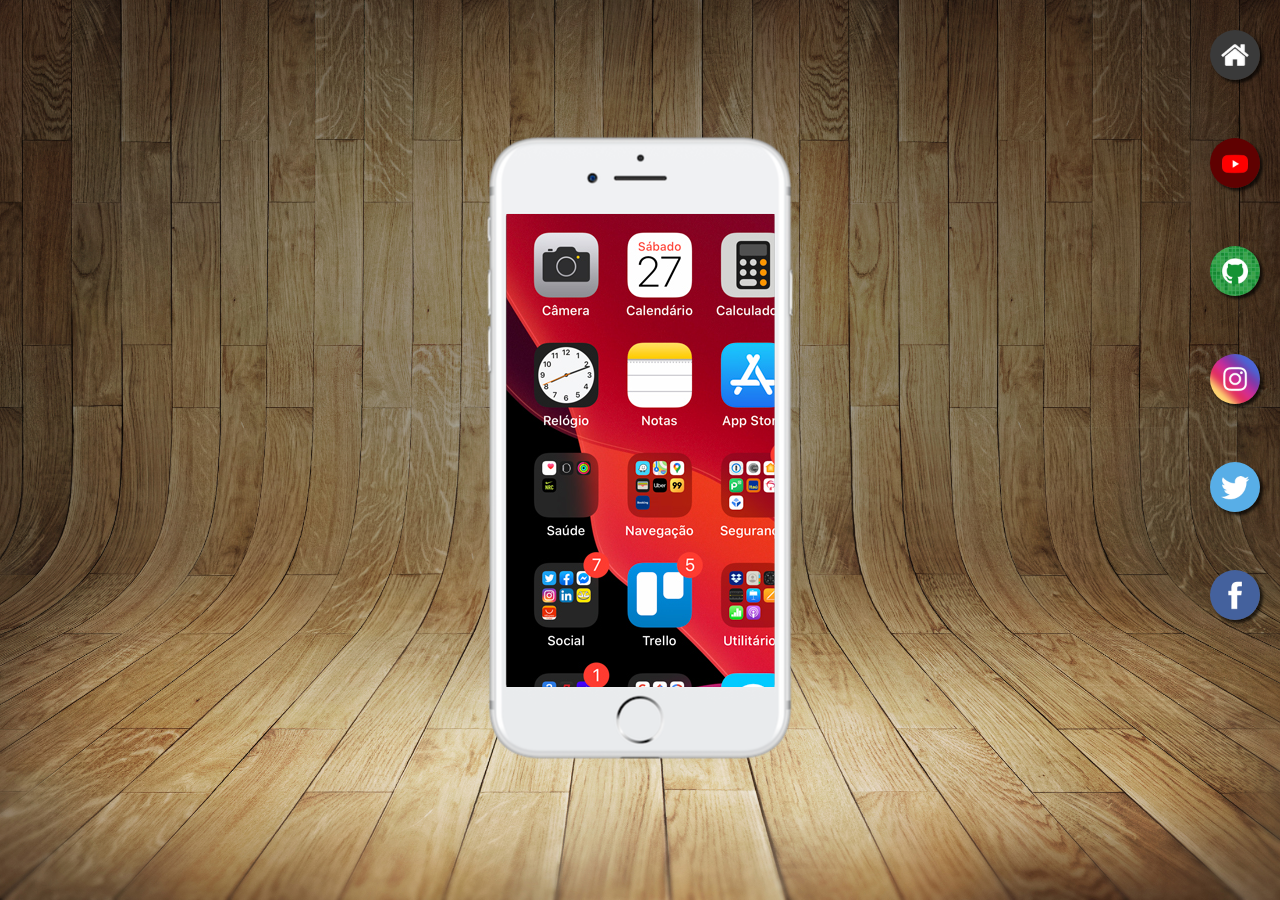
<file: index.html>
<!DOCTYPE html>
<html lang="pt-br">
<head>
    <meta charset="UTF-8">
    <meta name="viewport" content="width=device-width, initial-scale=1.0">
    <link rel="shortcut icon" href="img/favicon.ico" type="image/x-icon">
    <link rel="stylesheet" href="style/style.css">
    <title>Redes Sociais</title>
</head>
<body>
    <img id="fundo" src="img/fundo-madeira.jpg" alt="fundo">
    <nav id="botoes">
        <a href="paghome.html" target="frame"><img id="bothome" class="botao"  src="img/logo-home.jpg" alt="Home"></a>

        <a href="pagyt.html" target="frame"><img id="botyt" class="botao" src="img/logo-youtube.jpg" alt="Youtube"></a>
        
        <a href="paggh.html" target="frame"><img id="botgh" class="botao" src="img/logo-github.jpg" alt="GitHub"></a>
        
        <a href="pagig.html" target="frame"><img id="botig" class="botao" src="img/logo-instagram.jpg" alt="Instagram"></a>
        
        <a href="pagtw.html" target="frame"><img id="bottw" class="botao" src="img/logo-twitter.jpg" alt="Twitter"></a>

        <a href="pagfb.html" target="frame"><img id="botfb" class="botao" src="img/logo-facebook.jpg" alt="Facebook"></a>
    </nav>
    <main id="iphone">
        <img id="iphone-img" src="img/frame-iphone.png" alt="iphone">
        <iframe id="iframe" name="frame" src="img/tela-home.jpg" frameborder="0" scrolling="yes"></iframe>
    </main>
</body>
</html>
</file>
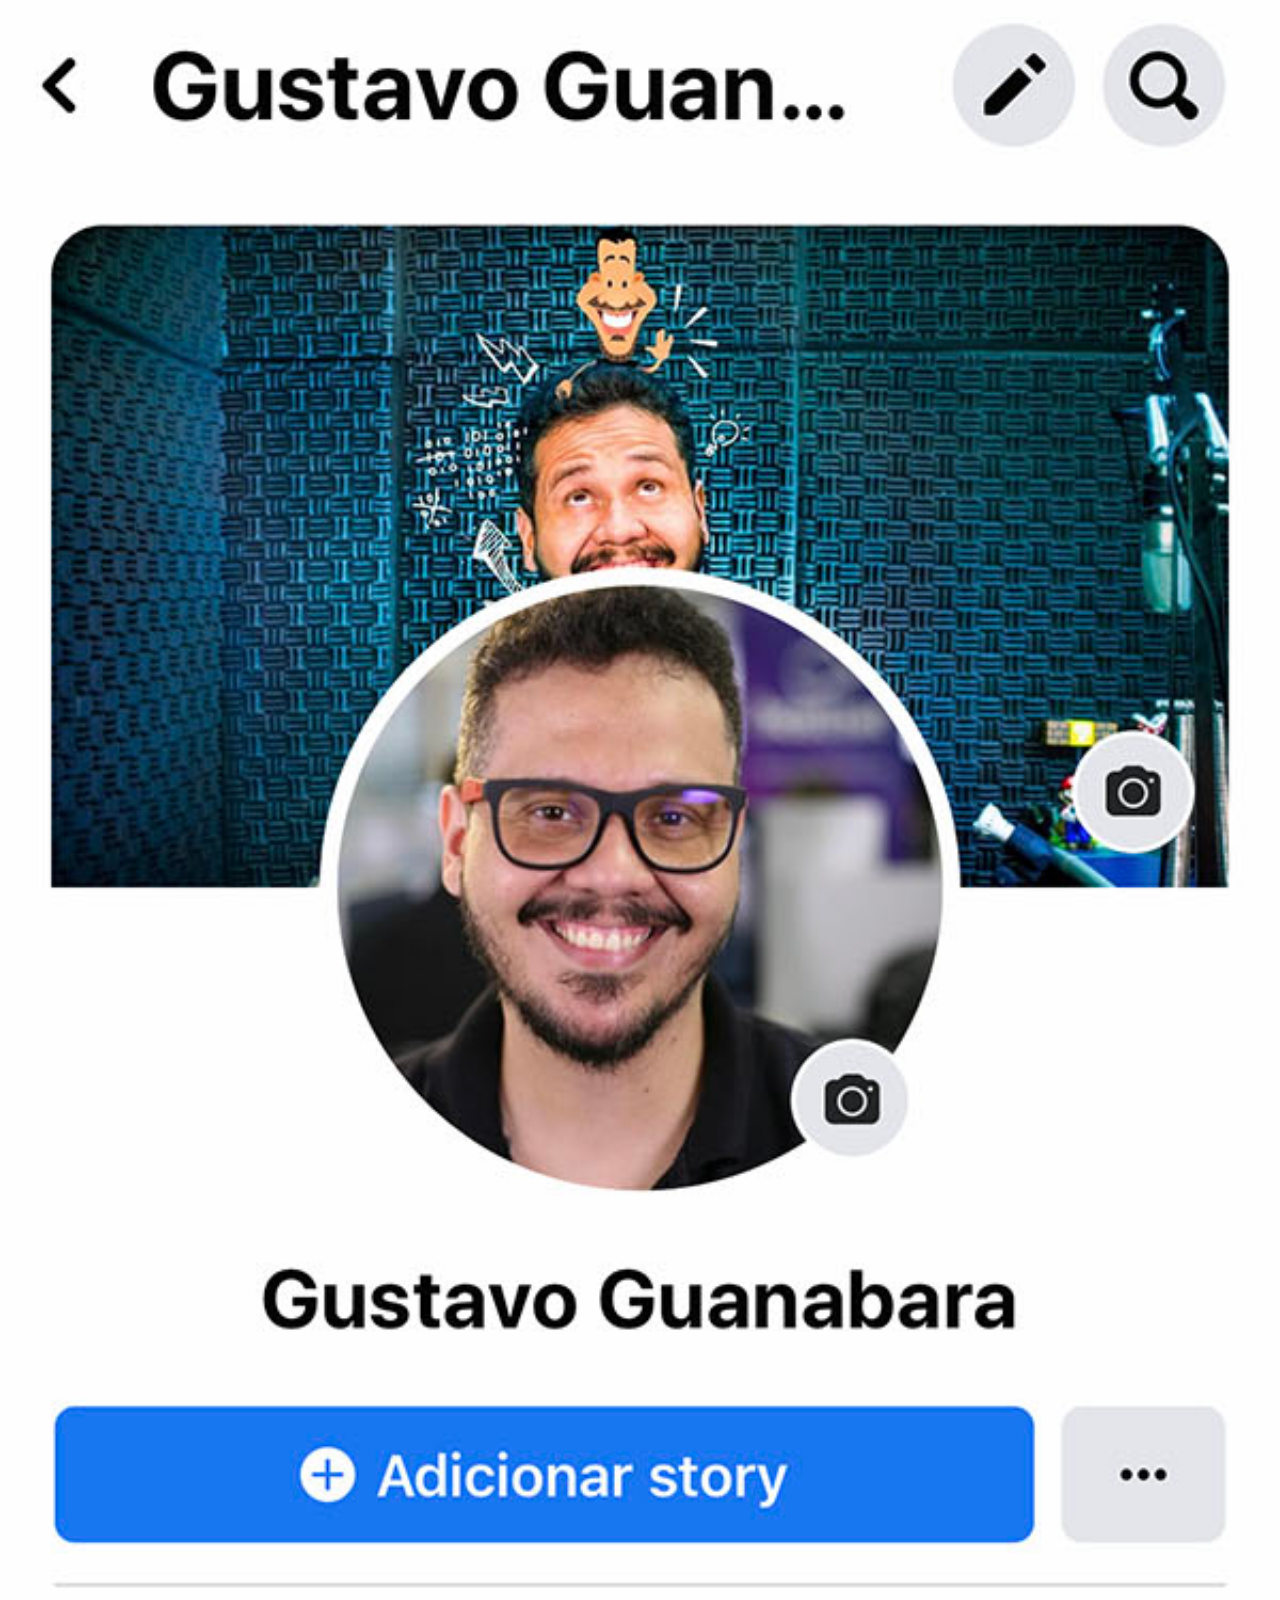
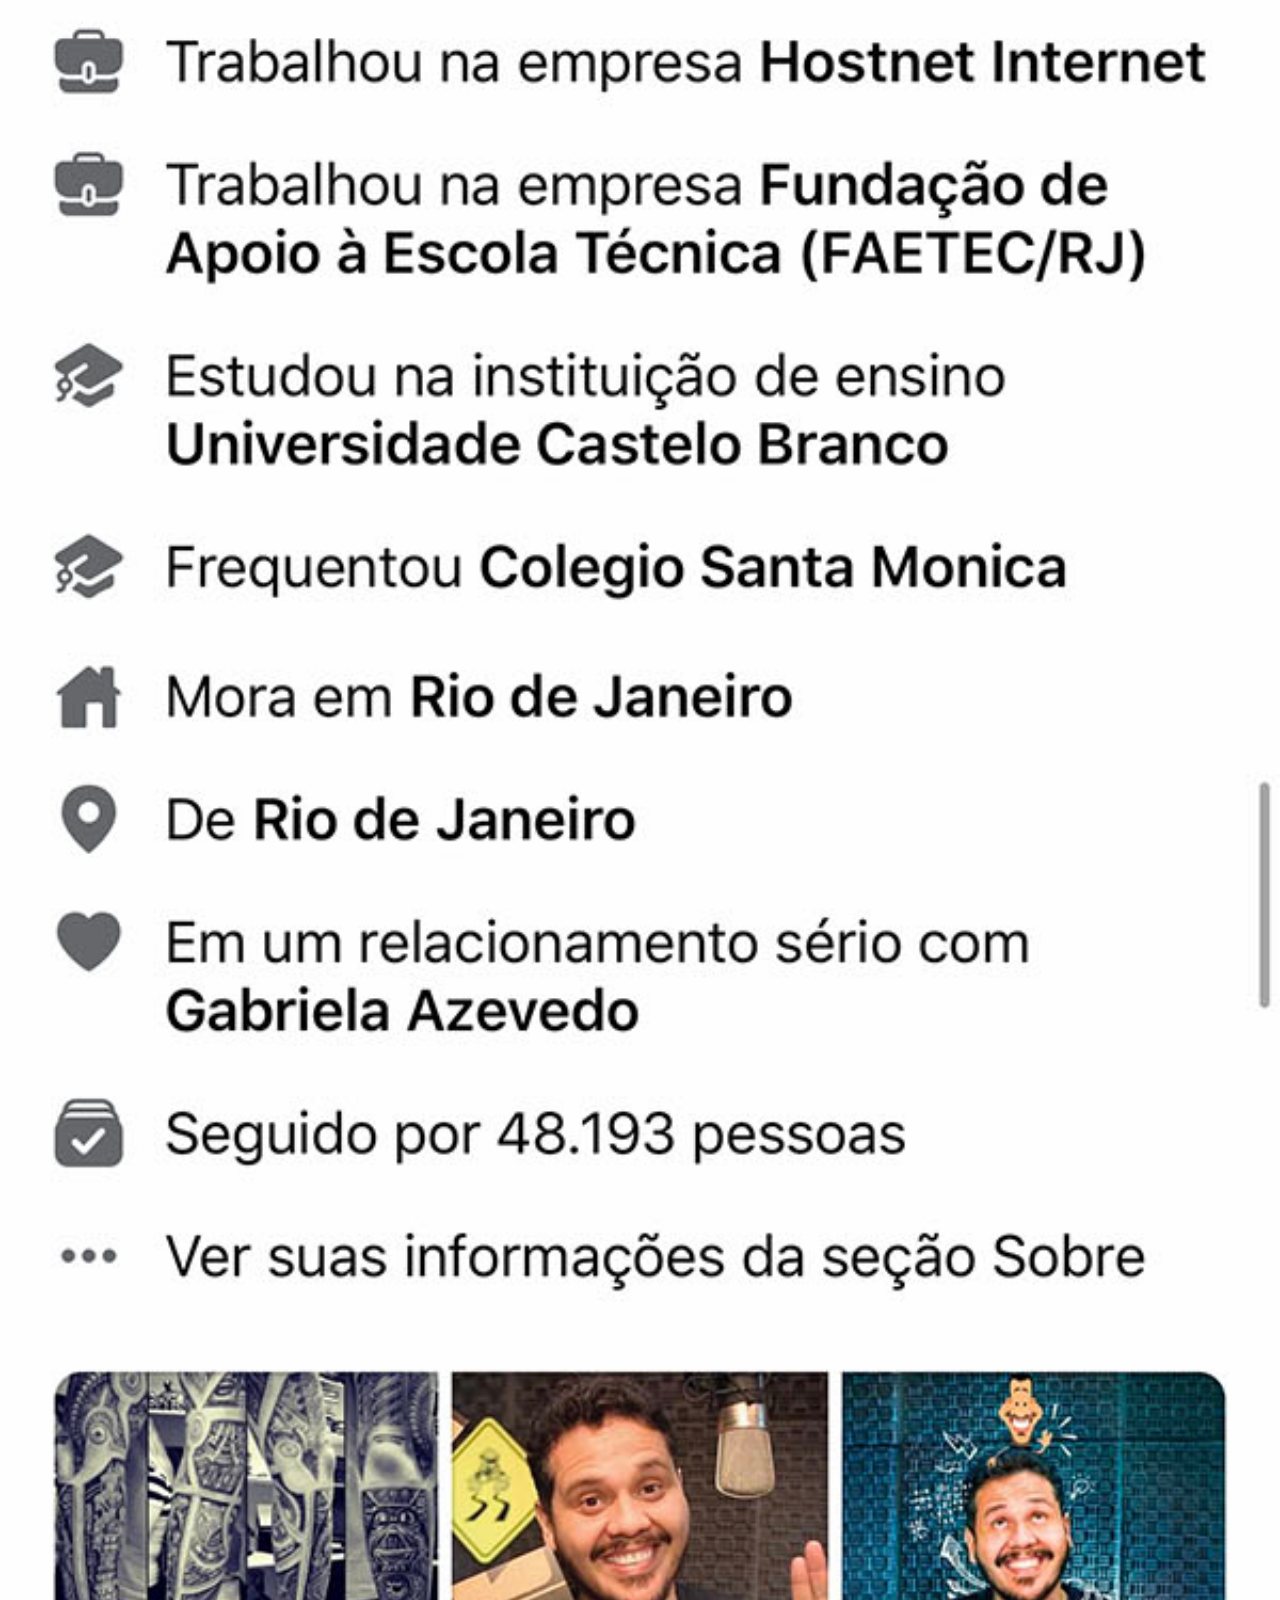
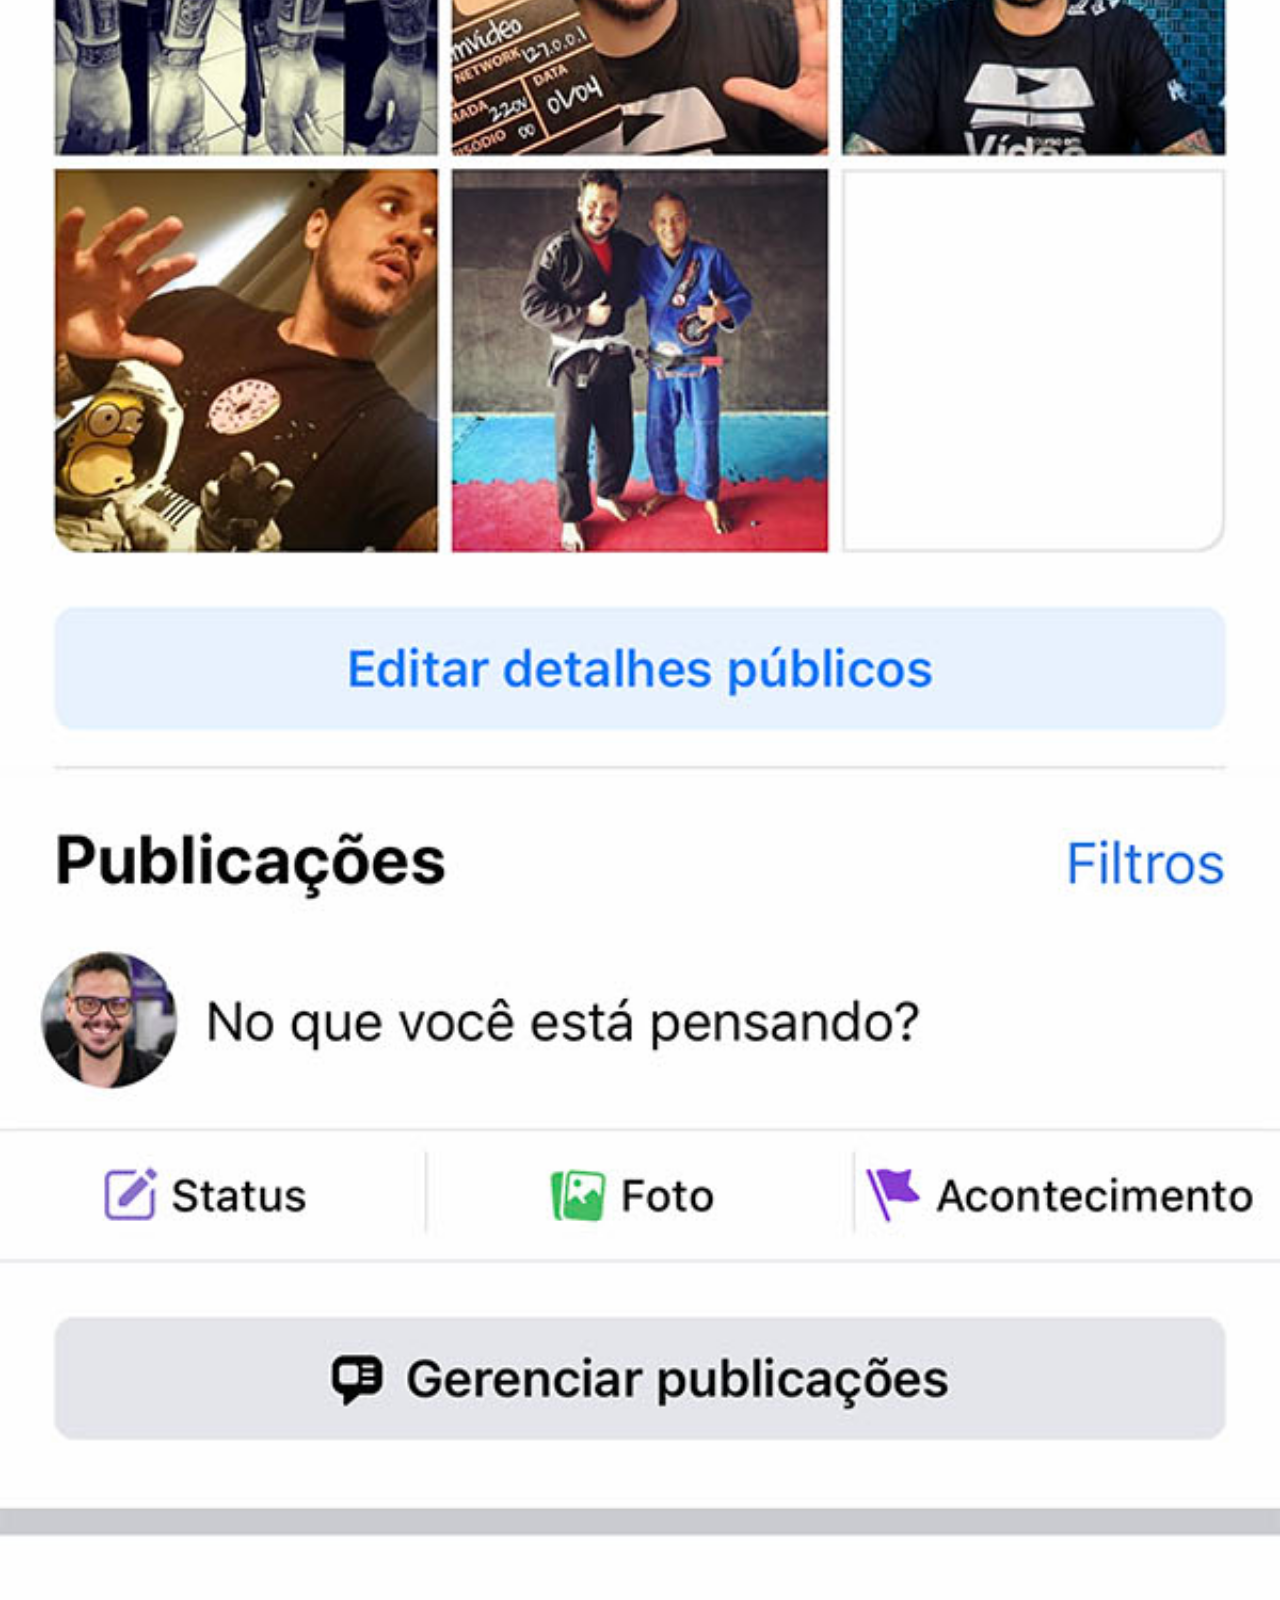
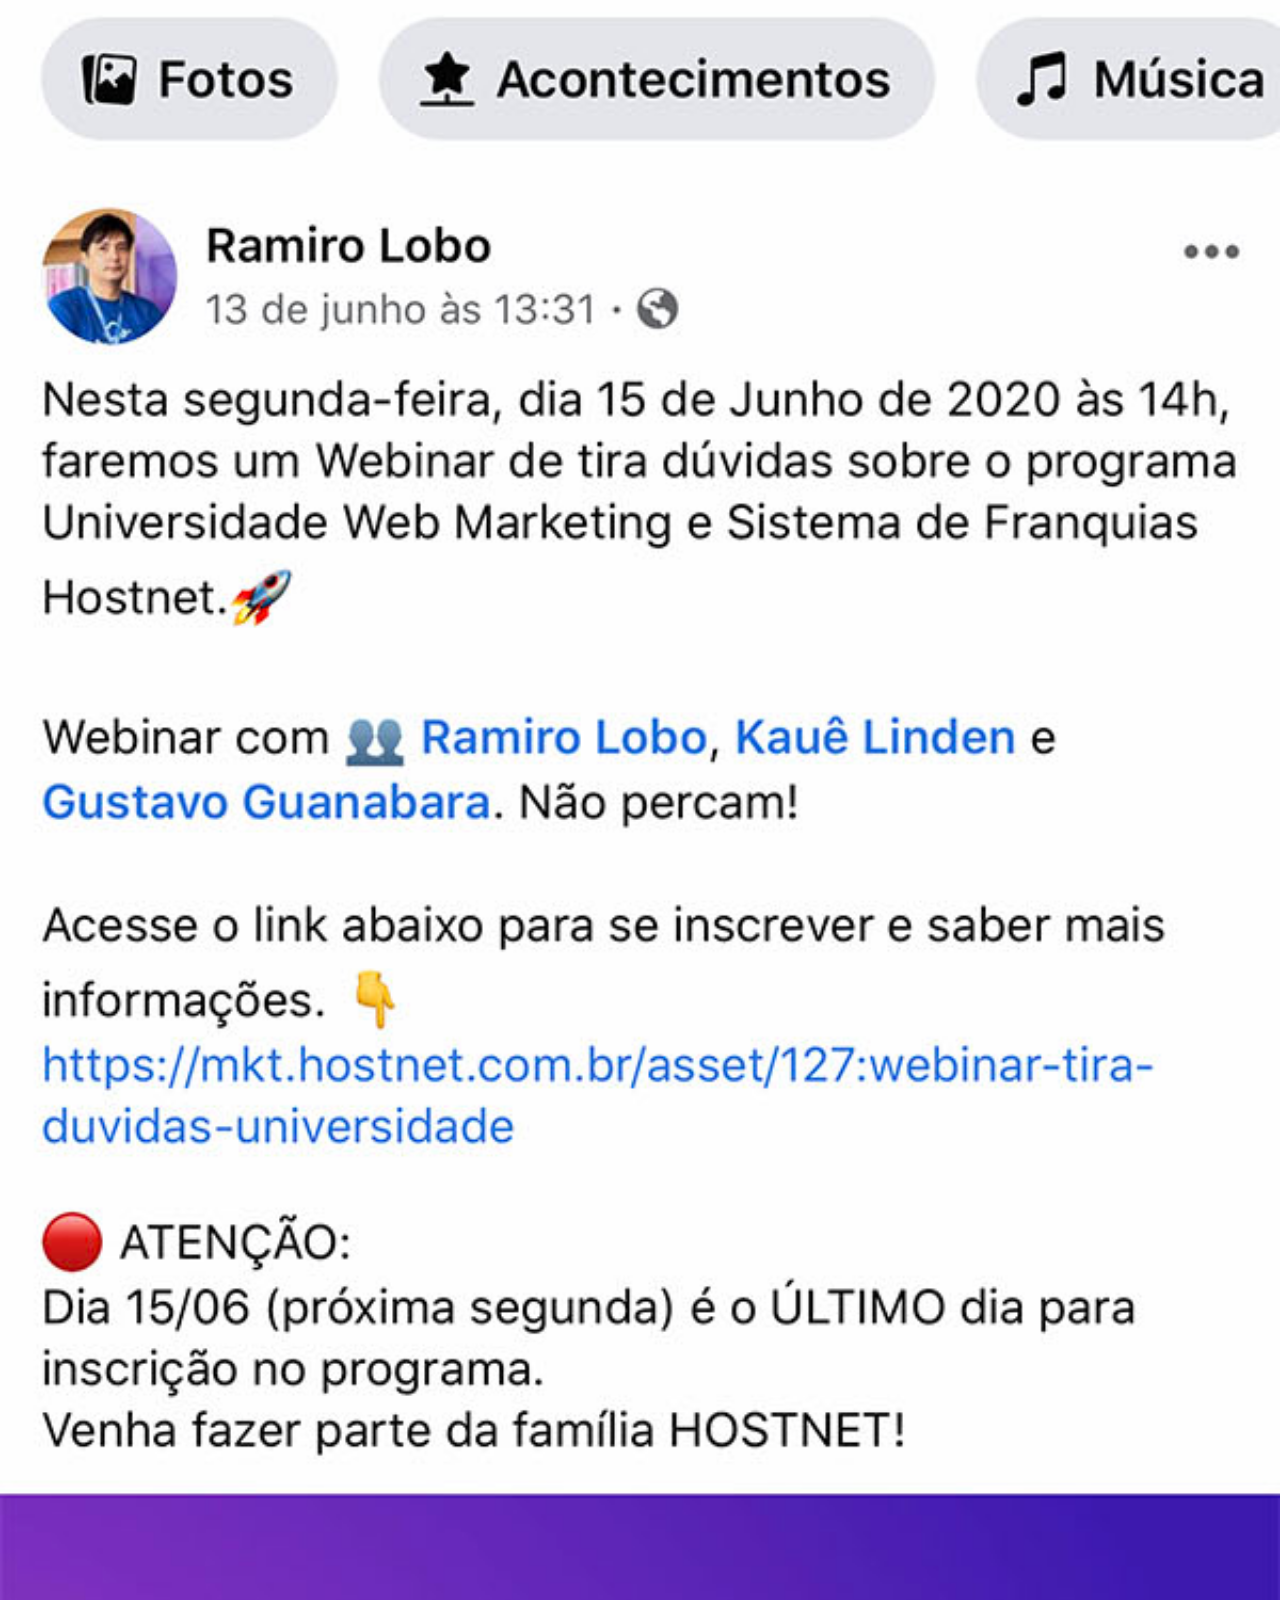
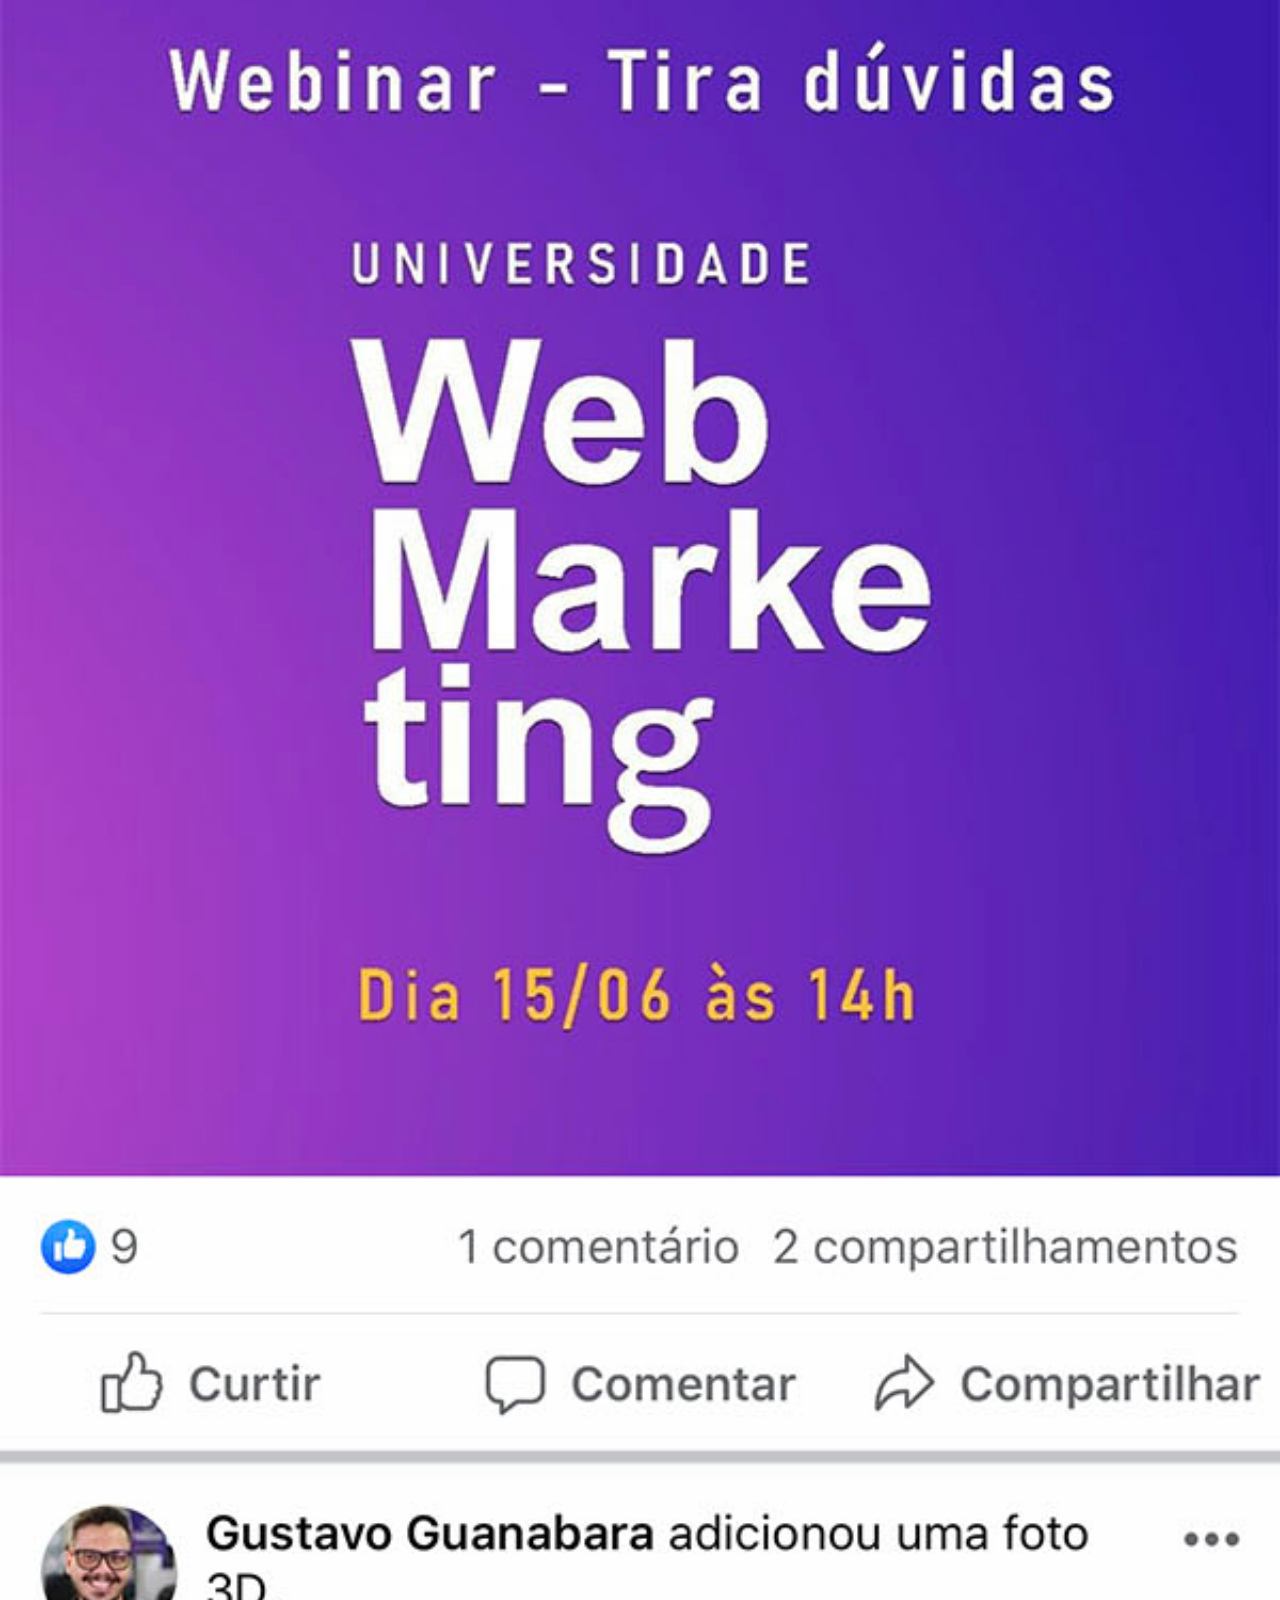
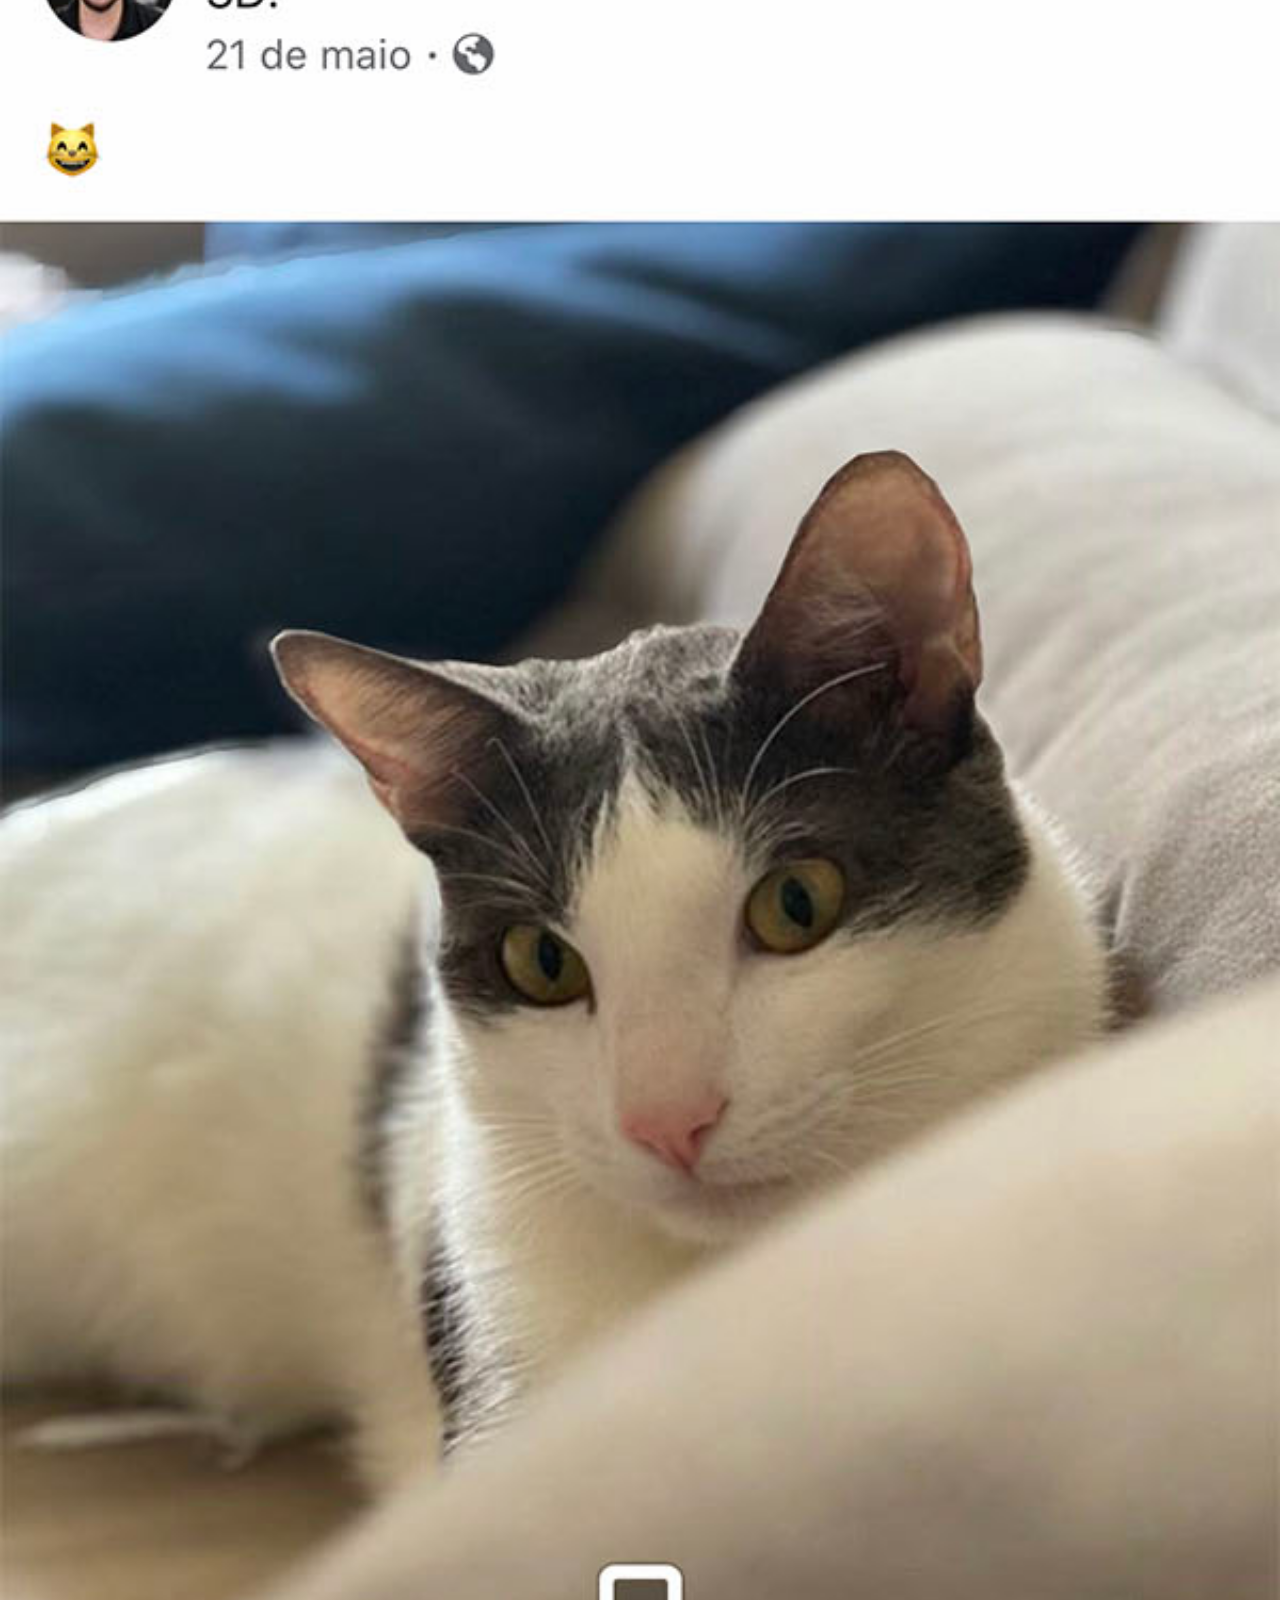
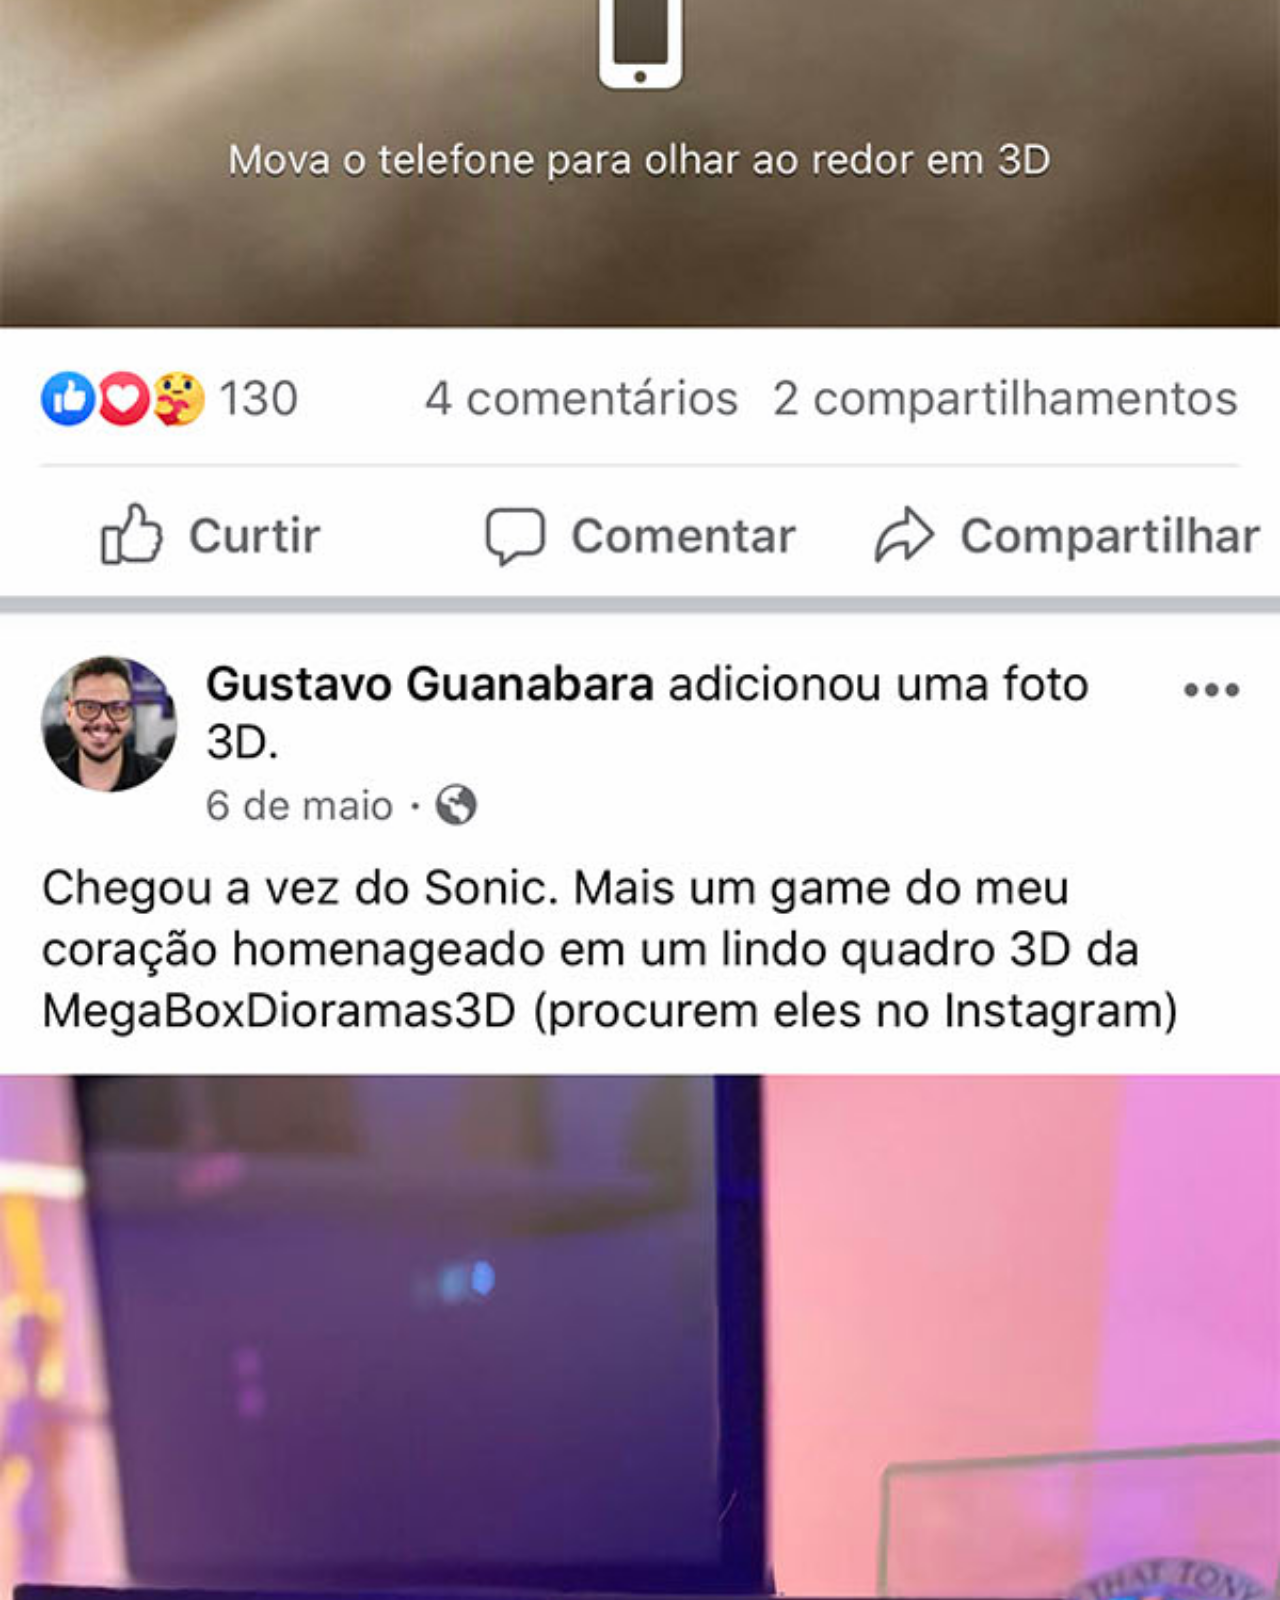
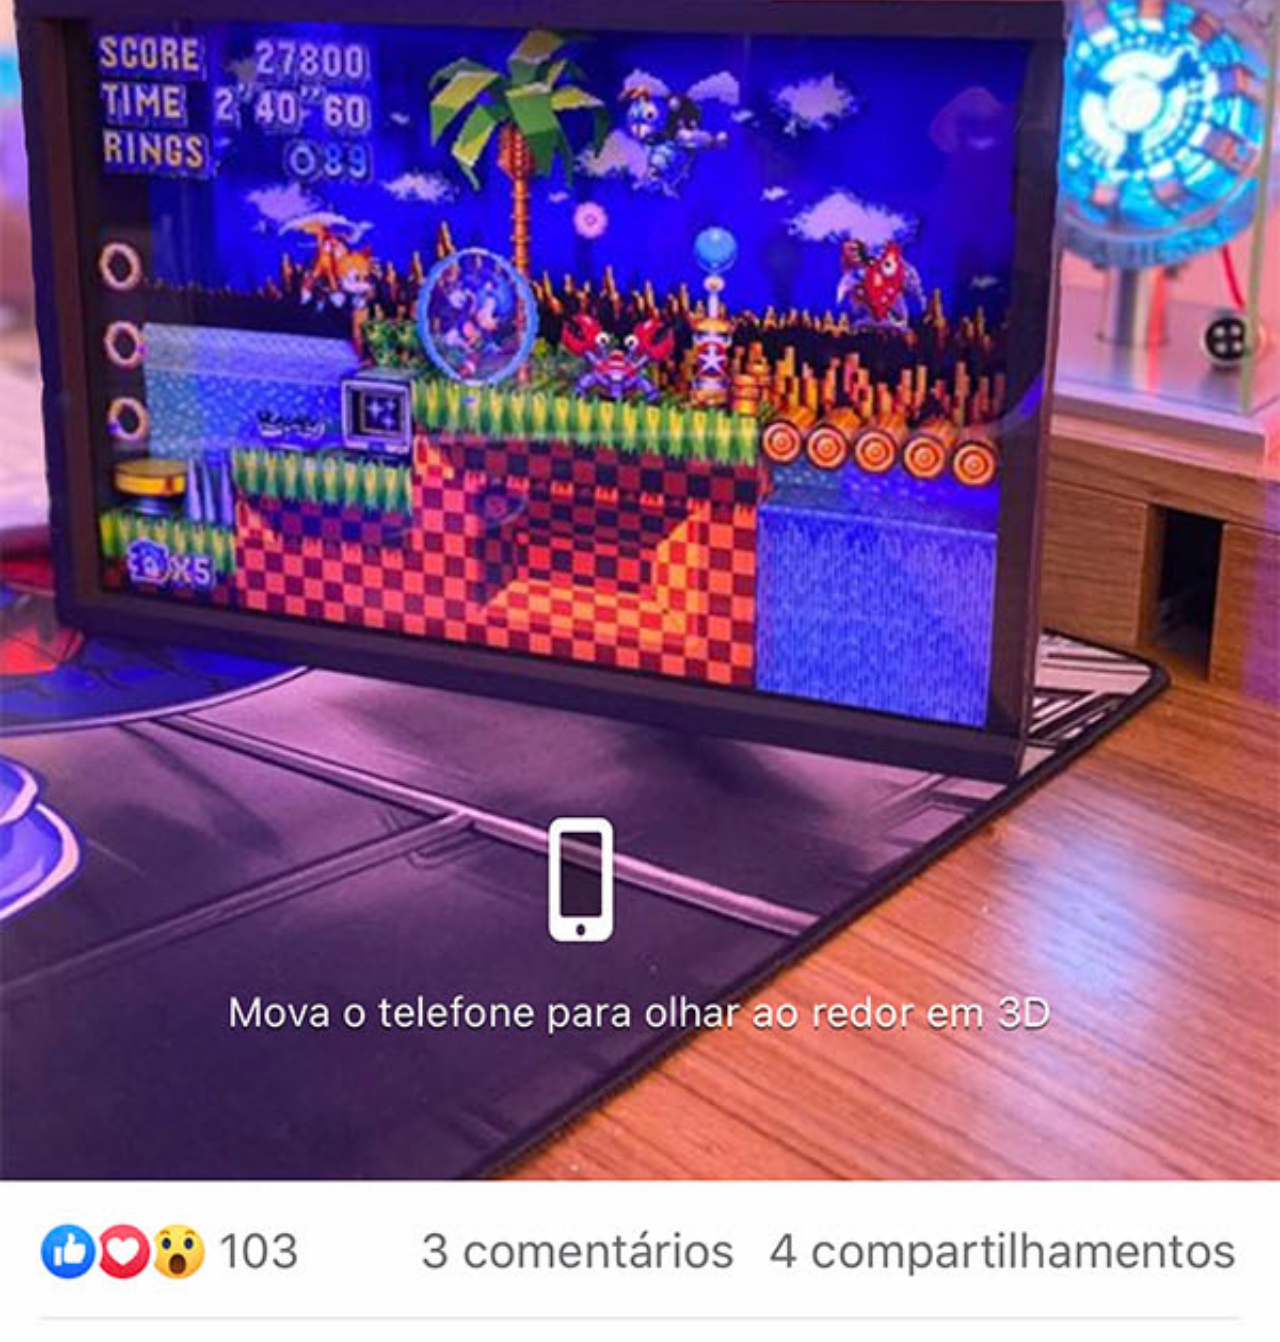
<file: pagfb.html>
<!DOCTYPE html>
<html lang="pt-br">
<head>
    <meta charset="UTF-8">
    <meta name="viewport" content="width=device-width, initial-scale=1.0">
    <link rel="stylesheet" href="style/sociais.css">
    <title>Facebook</title>
</head>
<body>
    <img src="img/tela-facebook.jpg" alt="facebook">
</body>
</html>
</file>
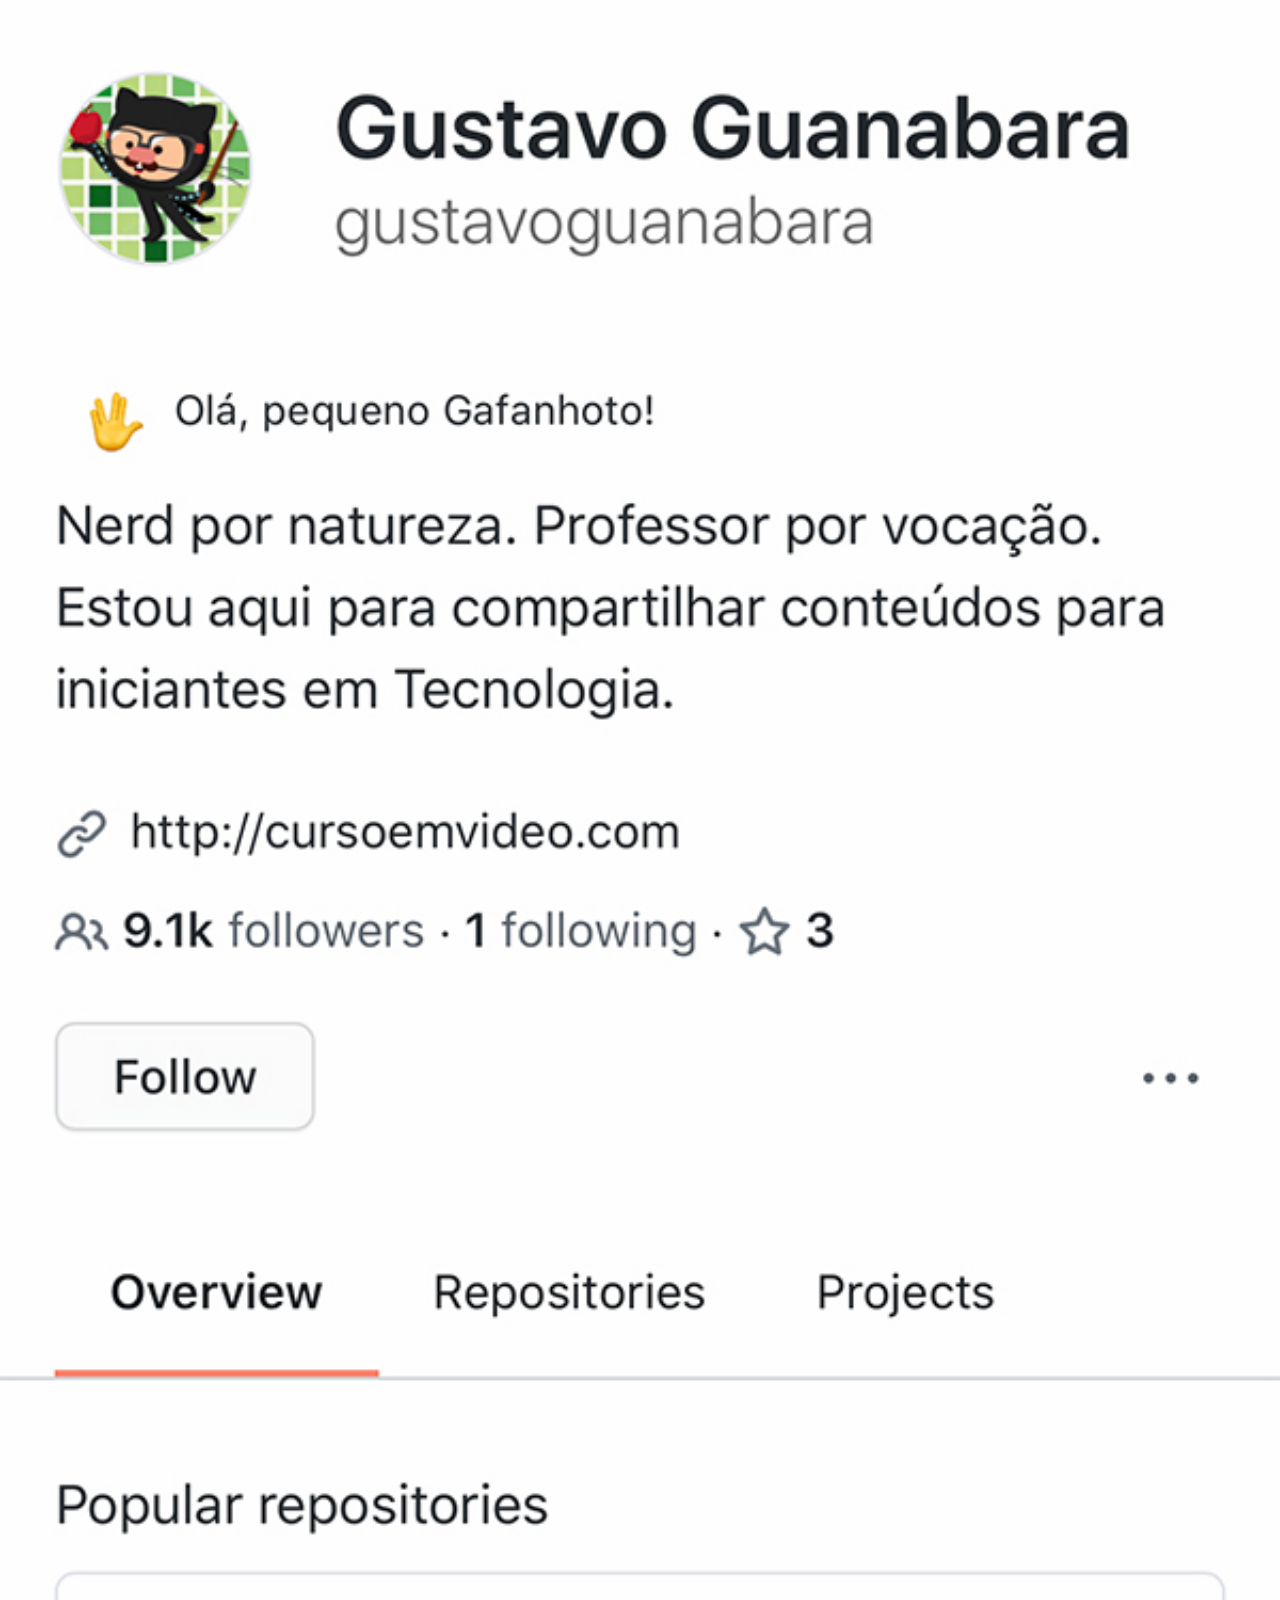
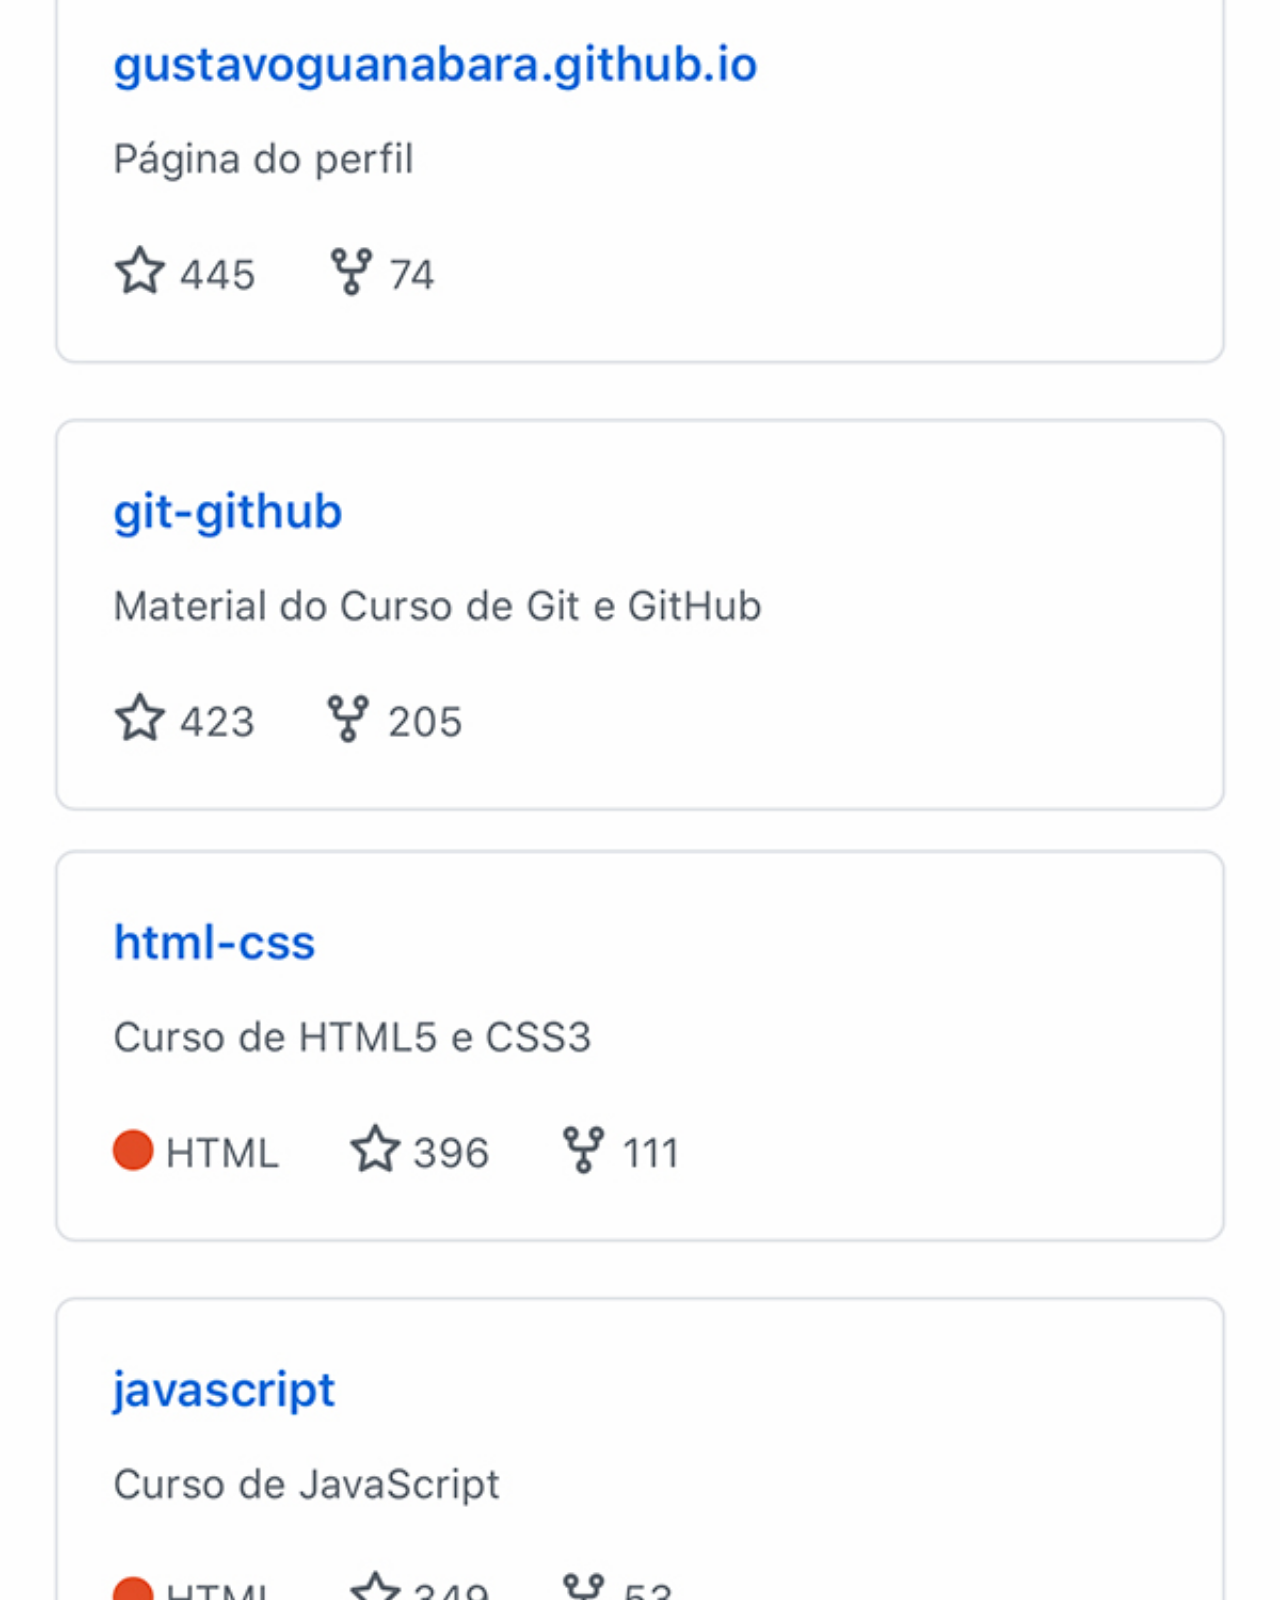
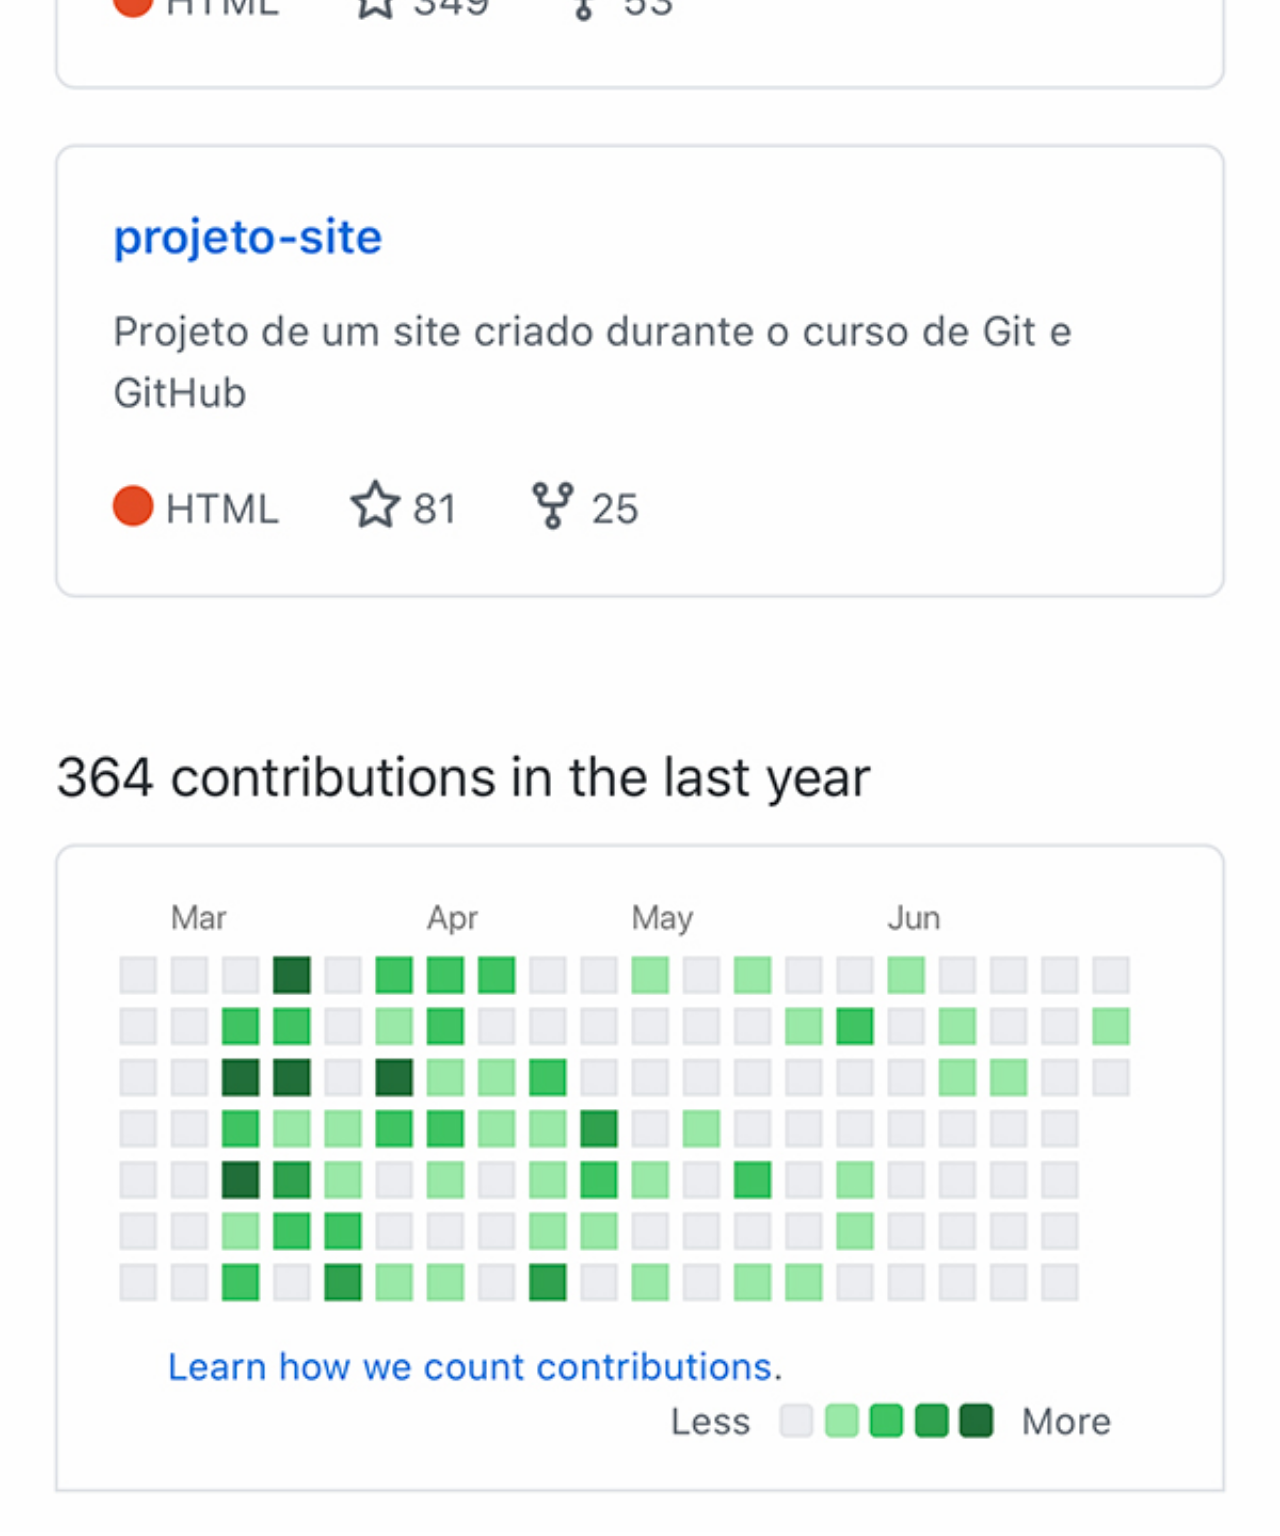
<file: paggh.html>
<!DOCTYPE html>
<html lang="pt-br">
<head>
    <meta charset="UTF-8">
    <meta name="viewport" content="width=device-width, initial-scale=1.0">
    <link rel="stylesheet" href="style/sociais.css">
    <title>GitHub</title>
</head>
<body>
    <img src="img/tela-github.jpg" alt="GitHub">
</body>
</html>
</file>
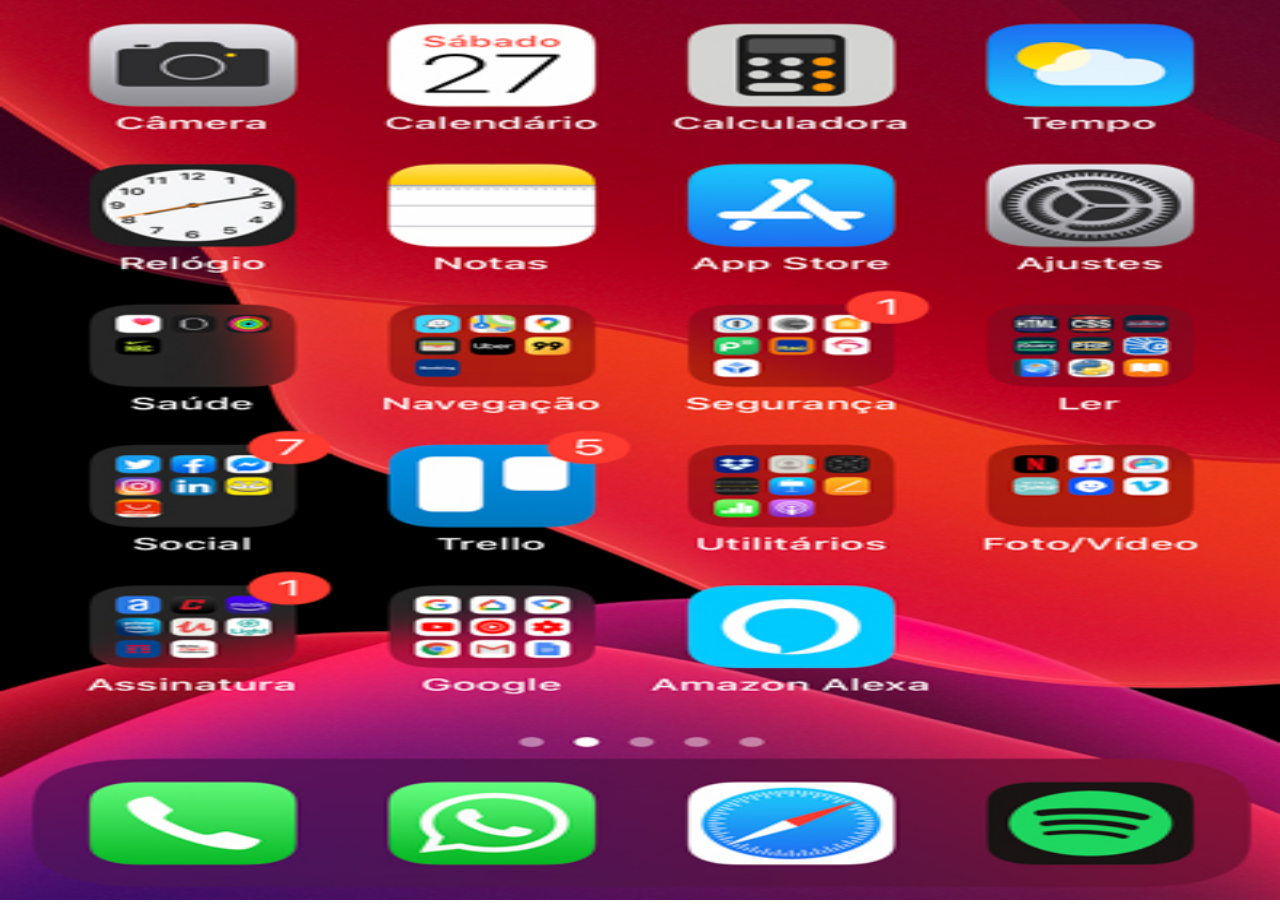
<file: paghome.html>
<!DOCTYPE html>
<html lang="pt-br" class="homepage">
<head>
    <meta charset="UTF-8">
    <meta name="viewport" content="width=device-width, initial-scale=1.0">
    <link rel="stylesheet" href="style/sociais.css">
    <title>Home</title>
</head>
<body class="homepage">
    <img src="img/tela-home.jpg" alt="Home">
</body>
</html>
</file>
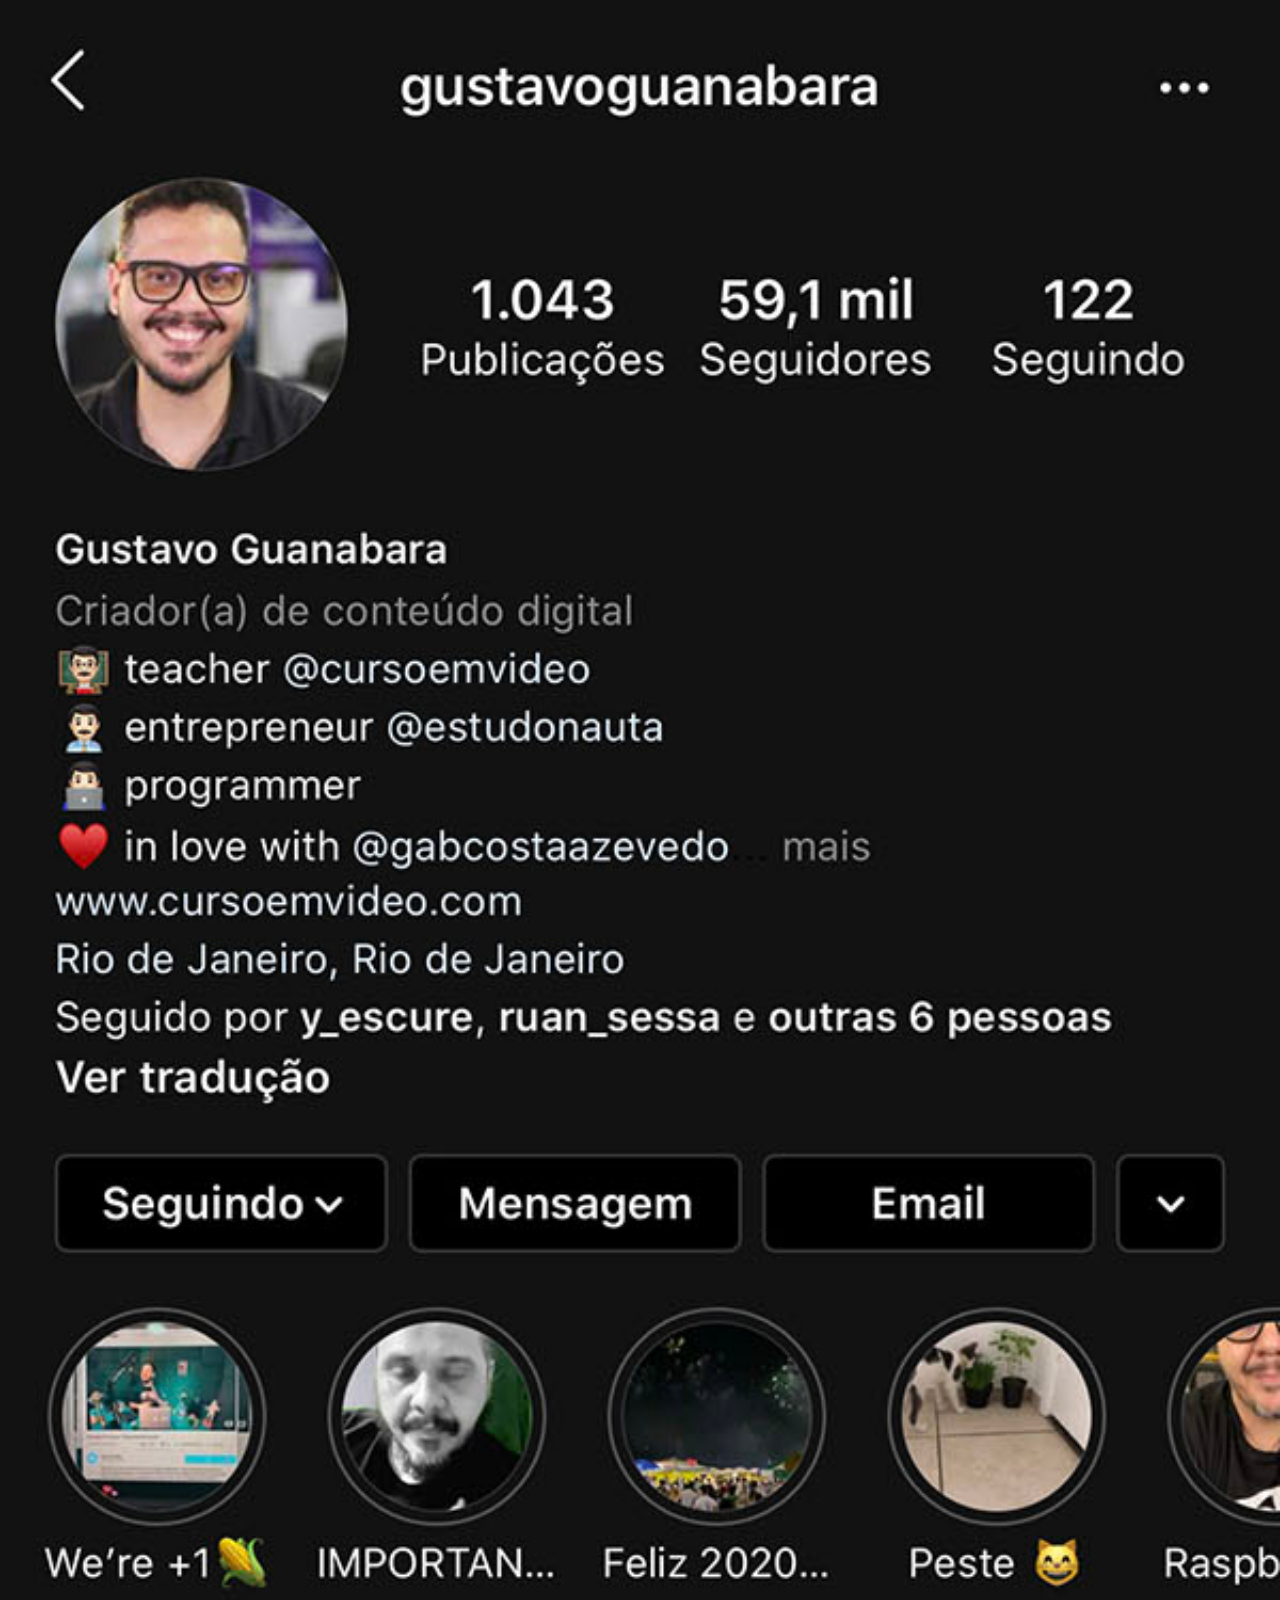
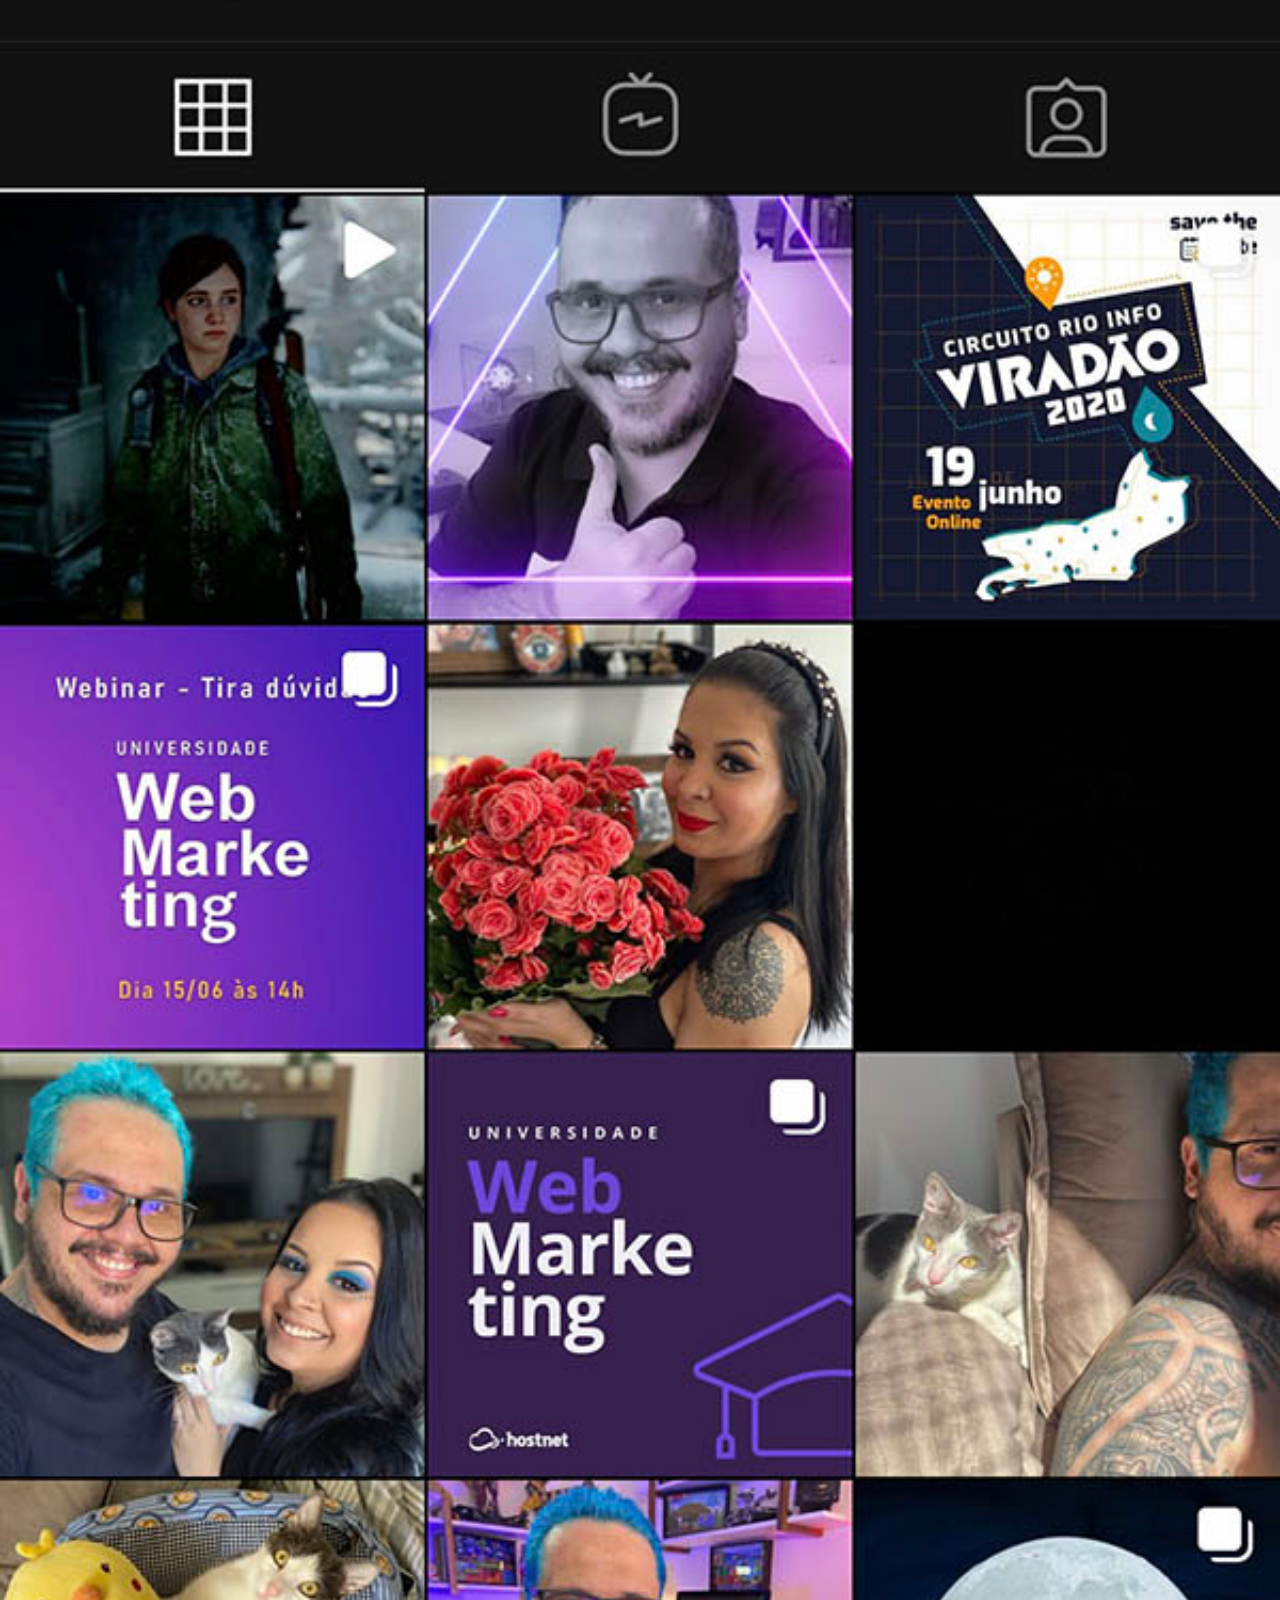
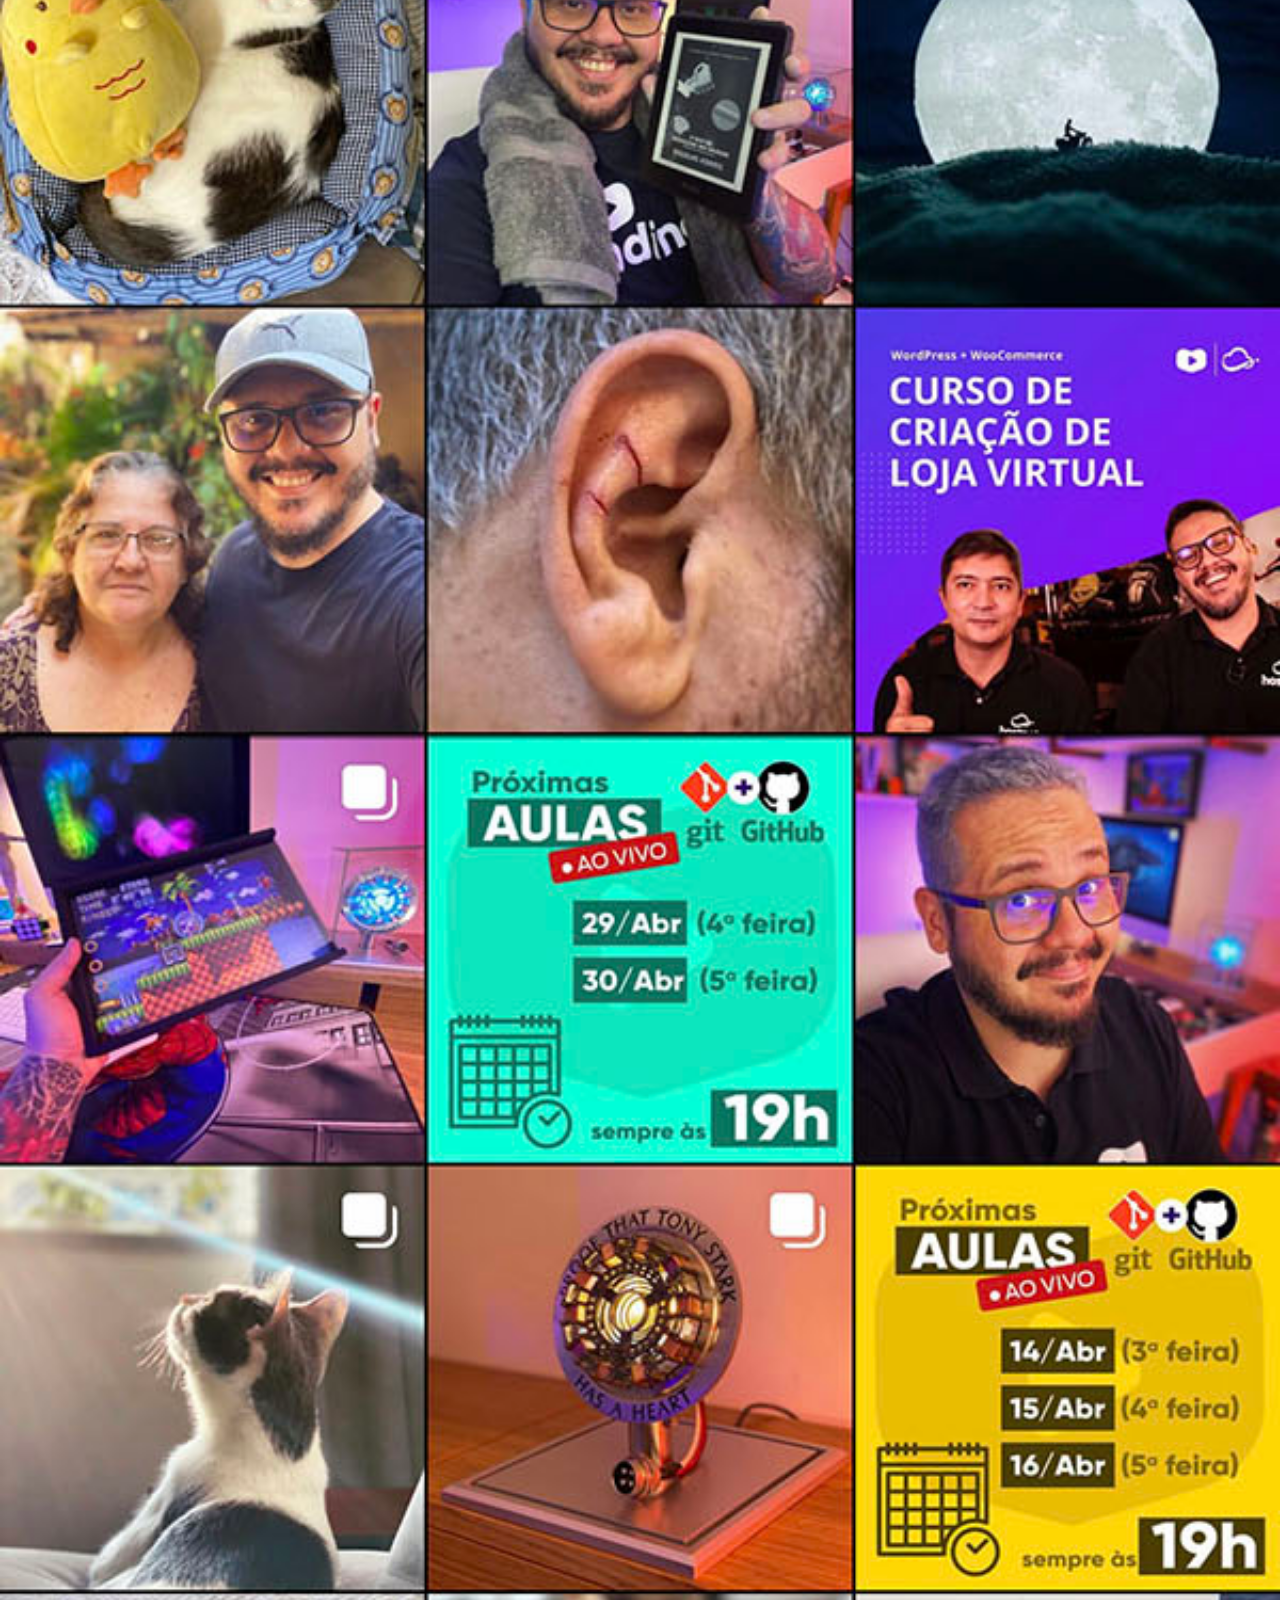
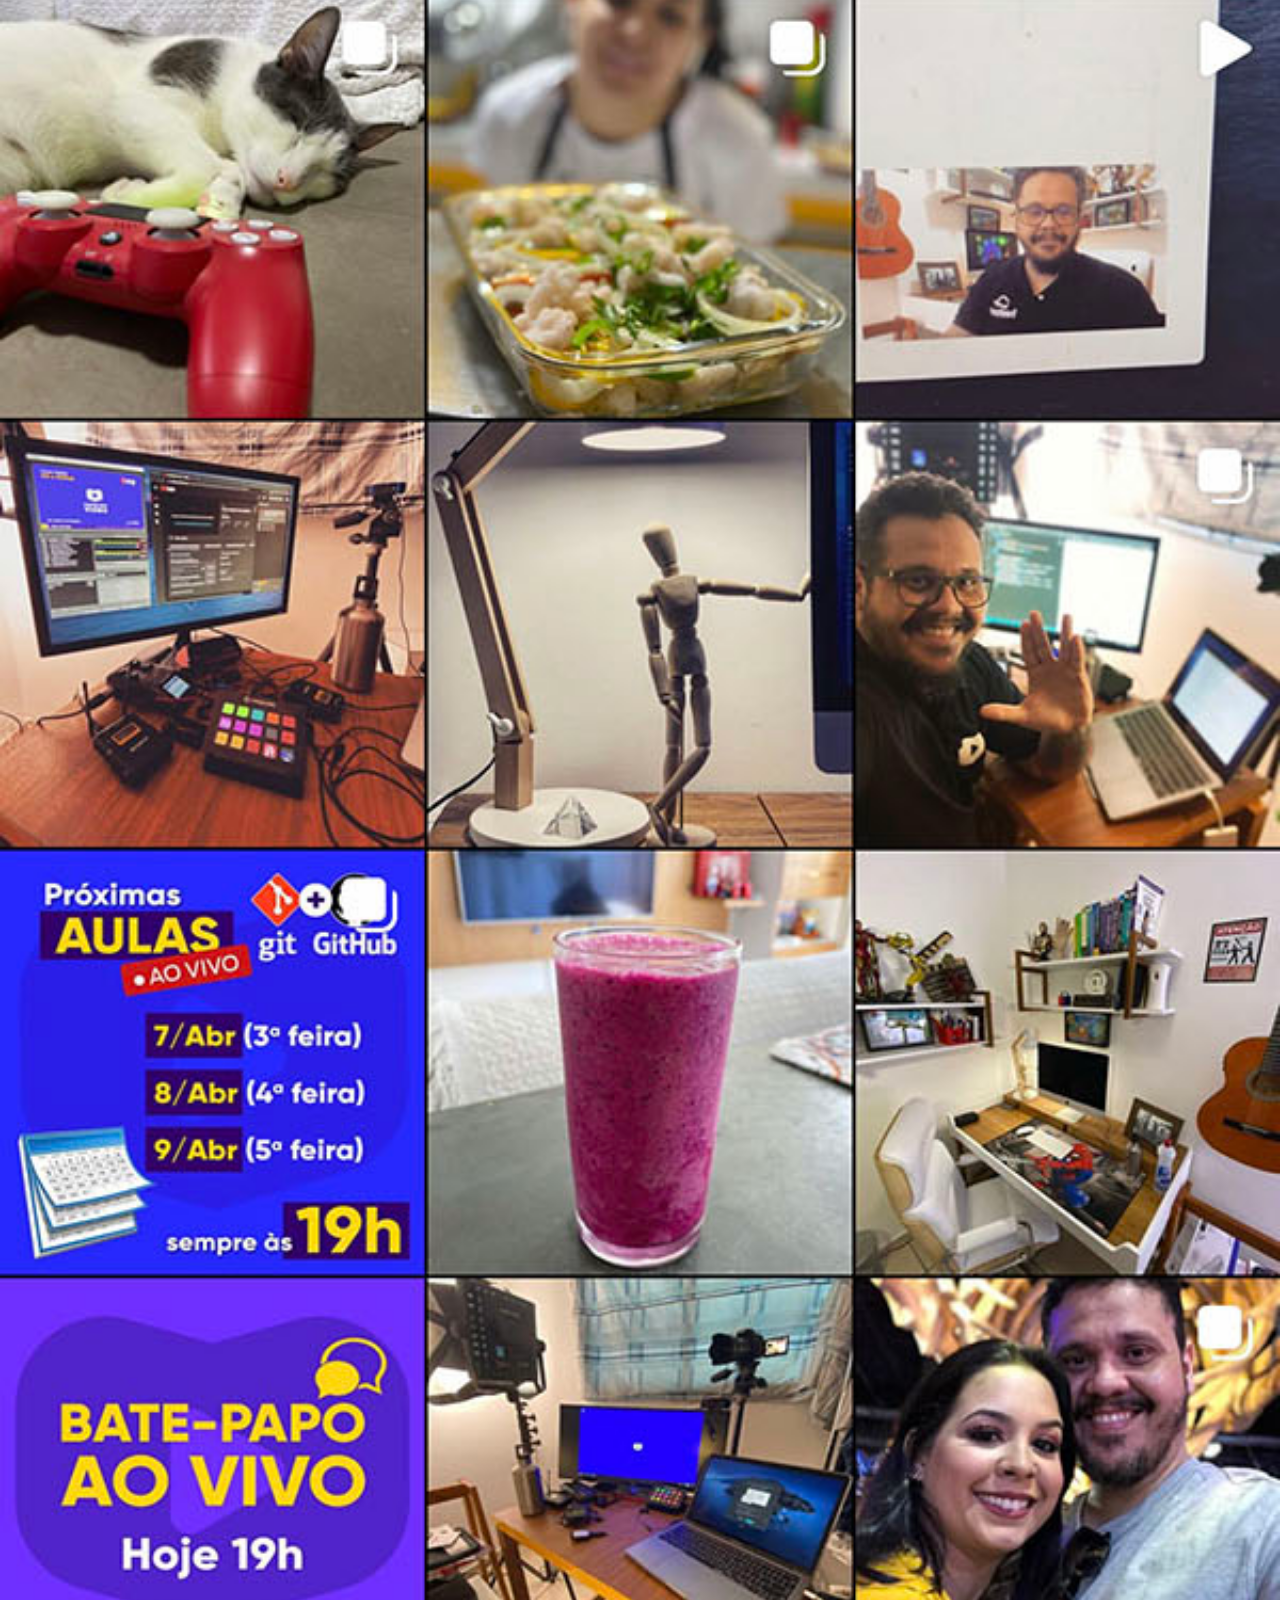
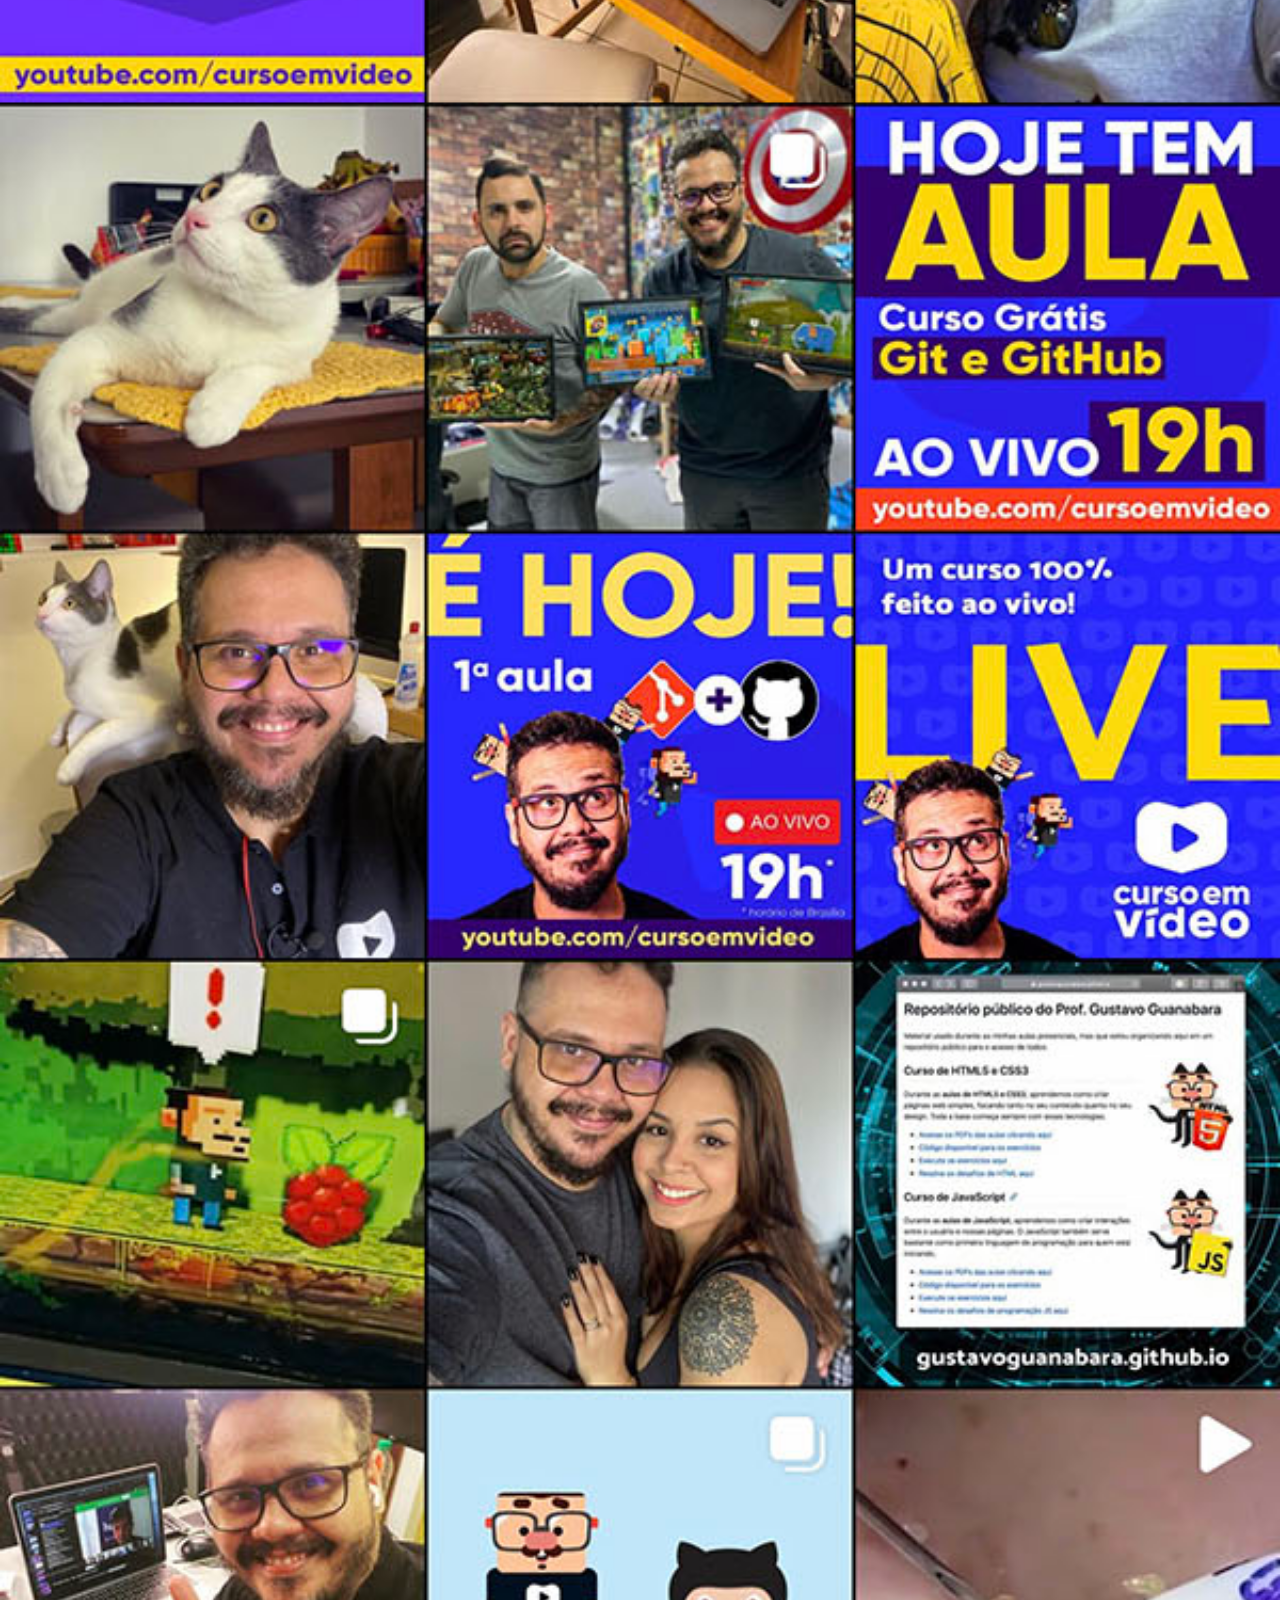
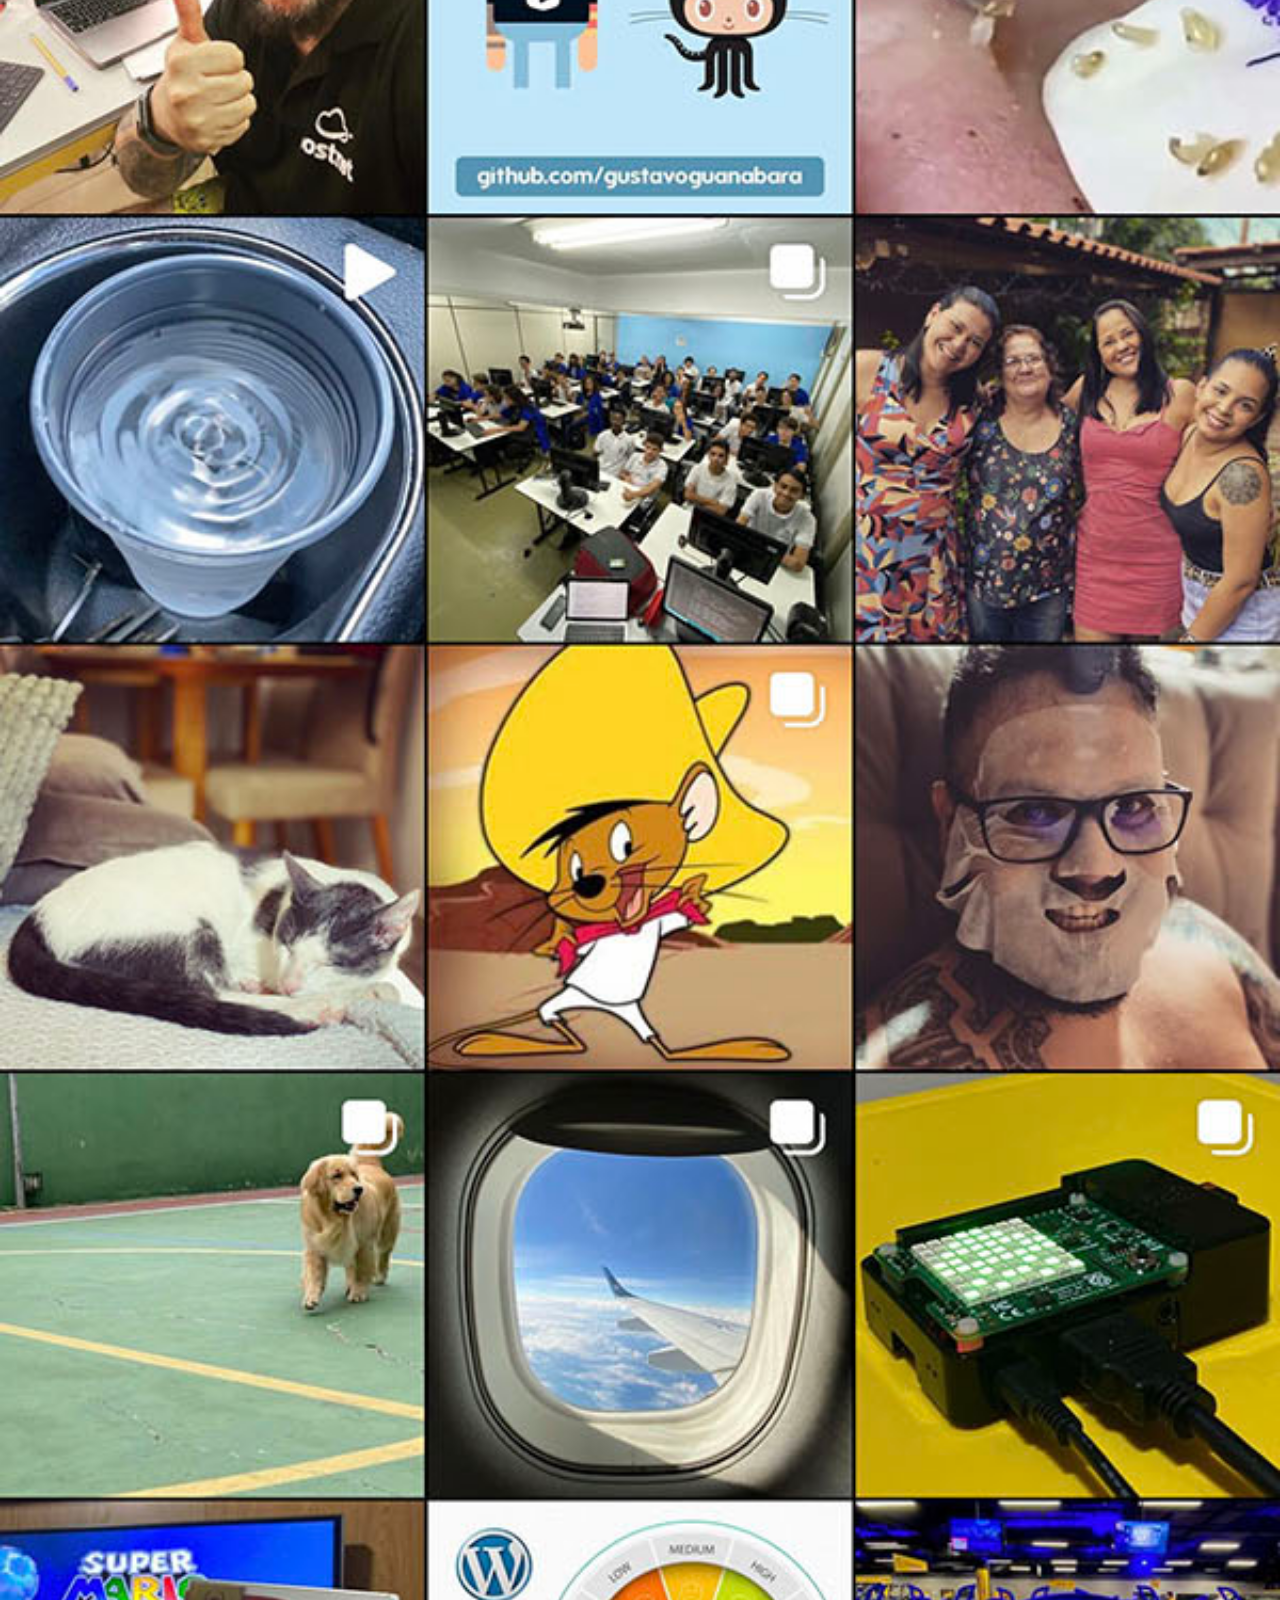
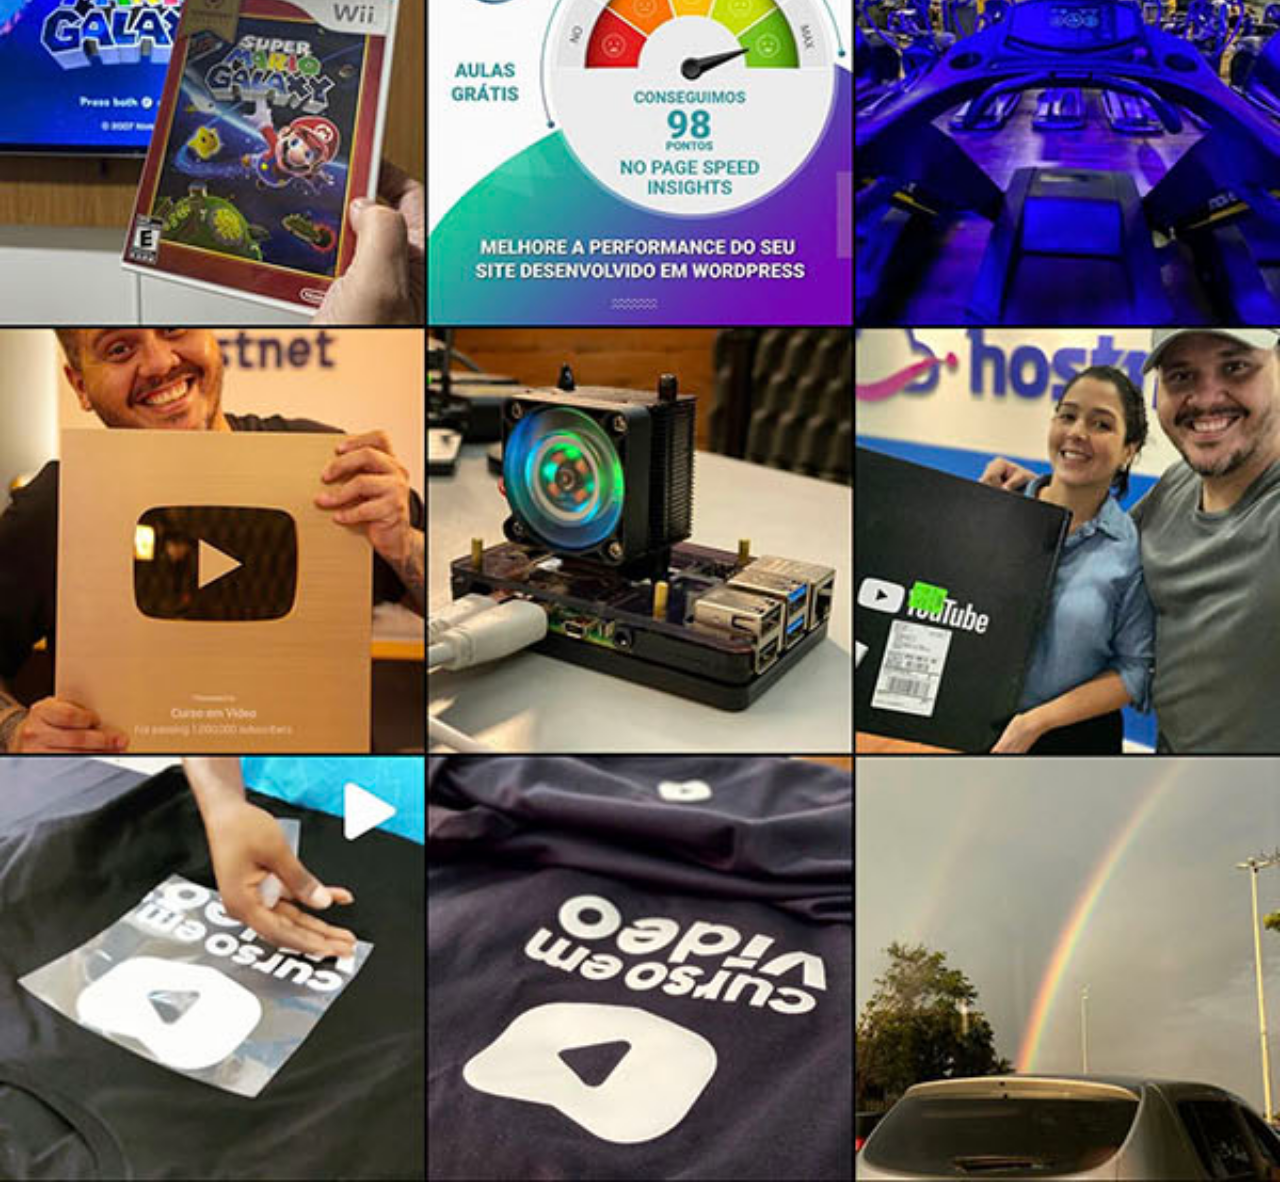
<file: pagig.html>
<!DOCTYPE html>
<html lang="pt-br">
<head>
    <meta charset="UTF-8">
    <meta name="viewport" content="width=device-width, initial-scale=1.0">
    <link rel="stylesheet" href="style/sociais.css">
    <title>Instagram</title>
</head>
<body>
    <img src="img/tela-instagram.jpg" alt="Instagram">
</body>
</html>
</file>
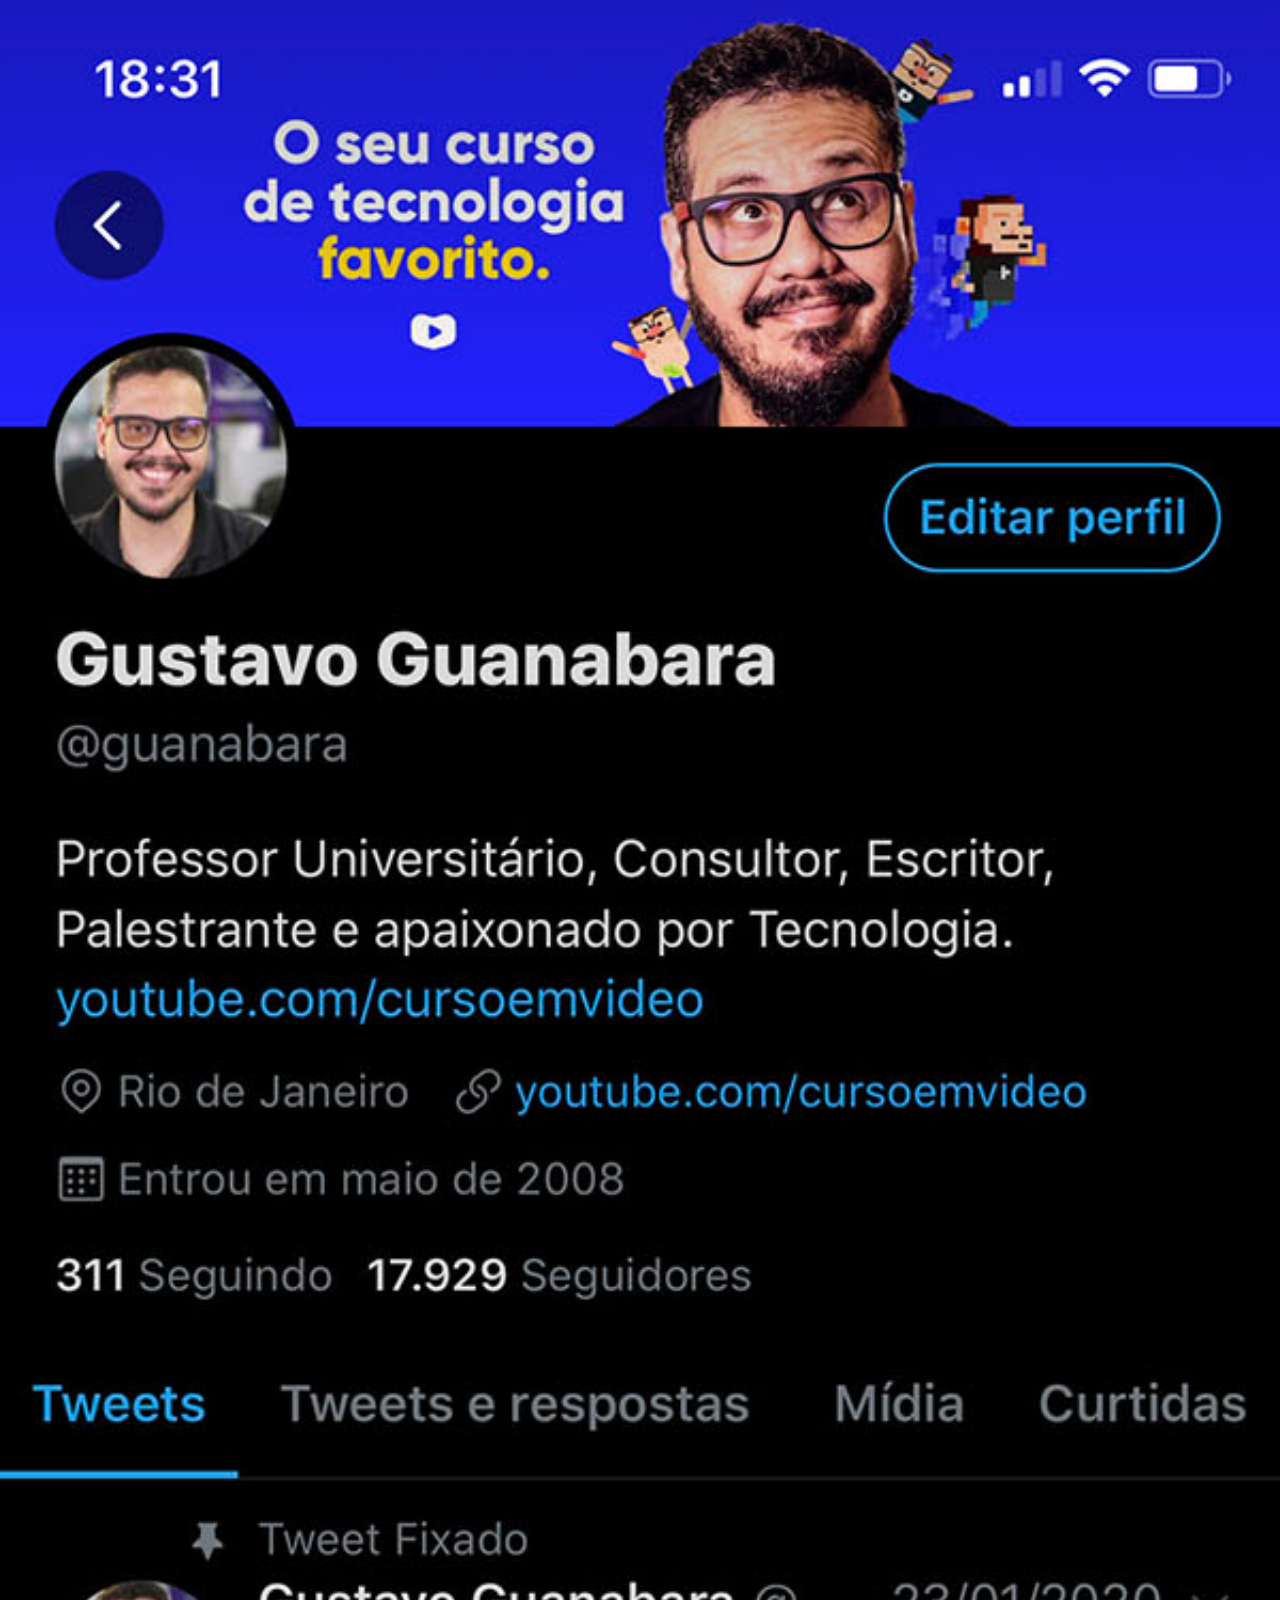
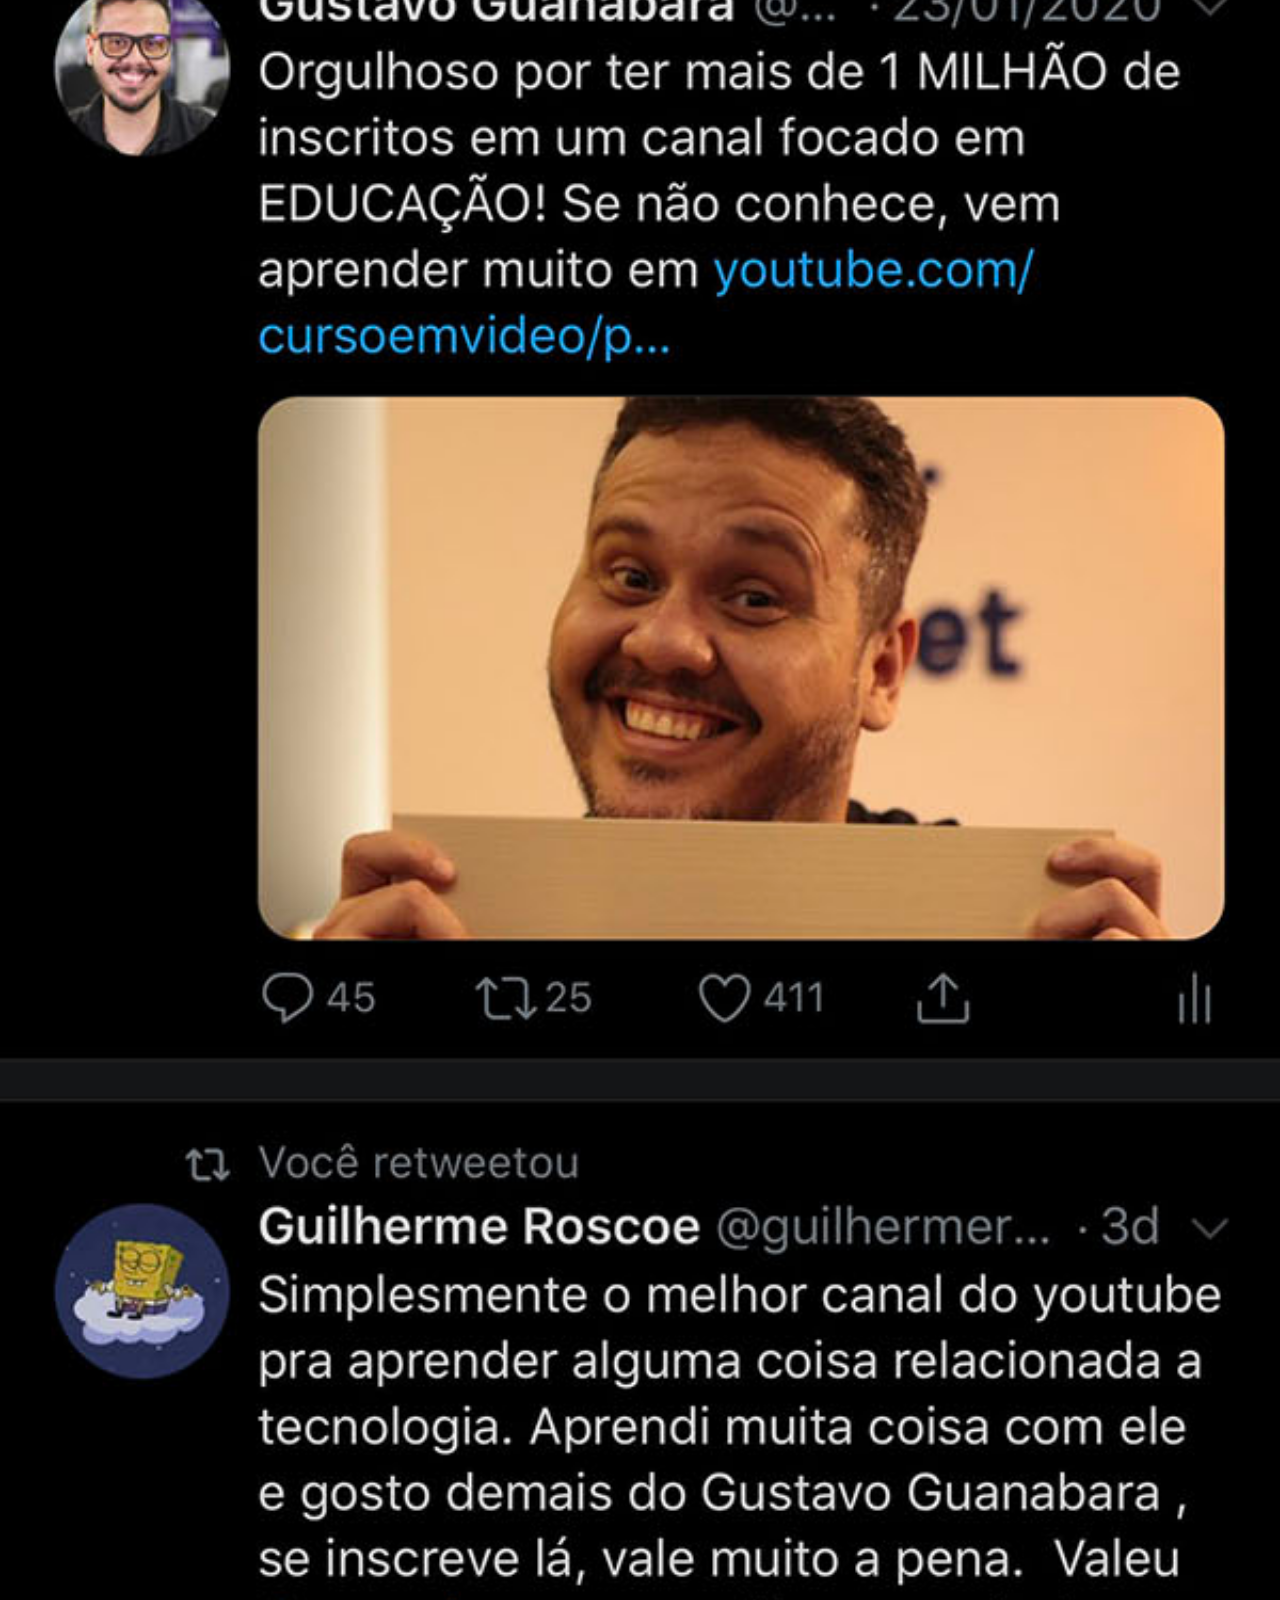
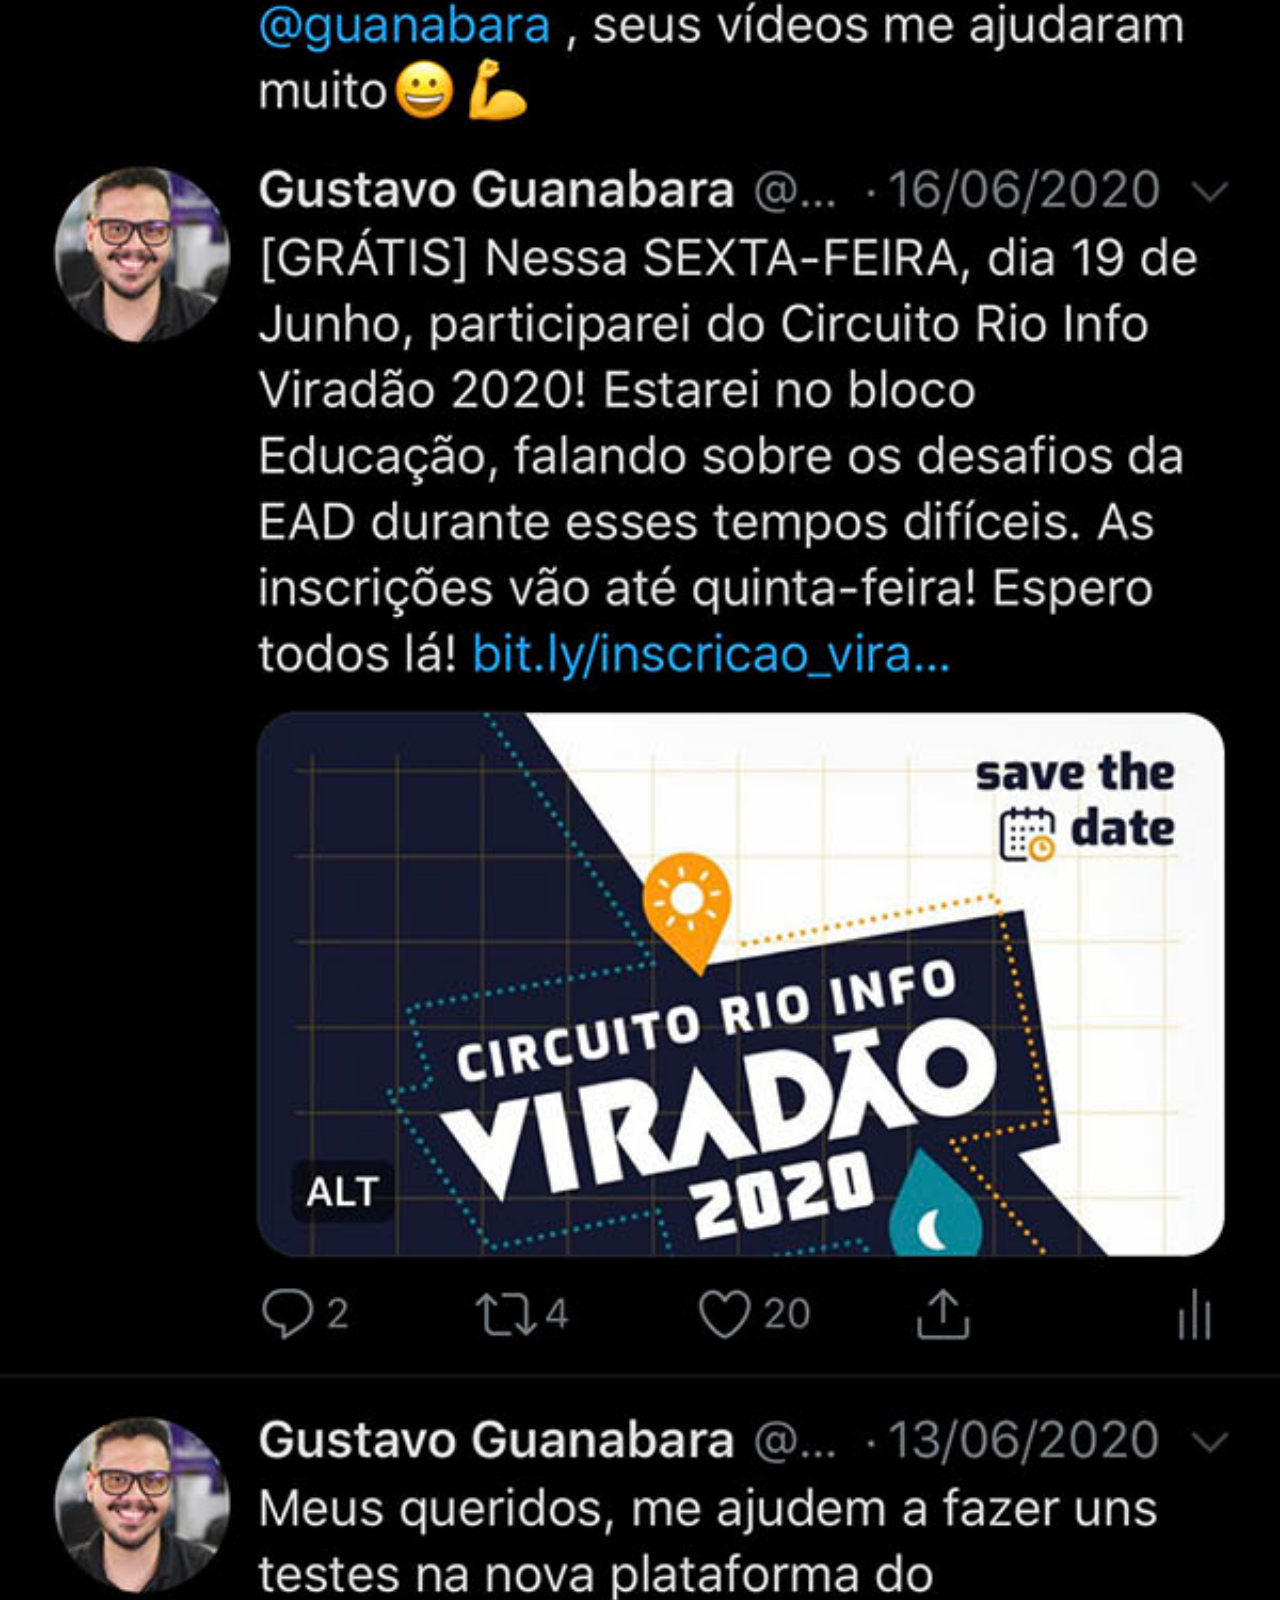
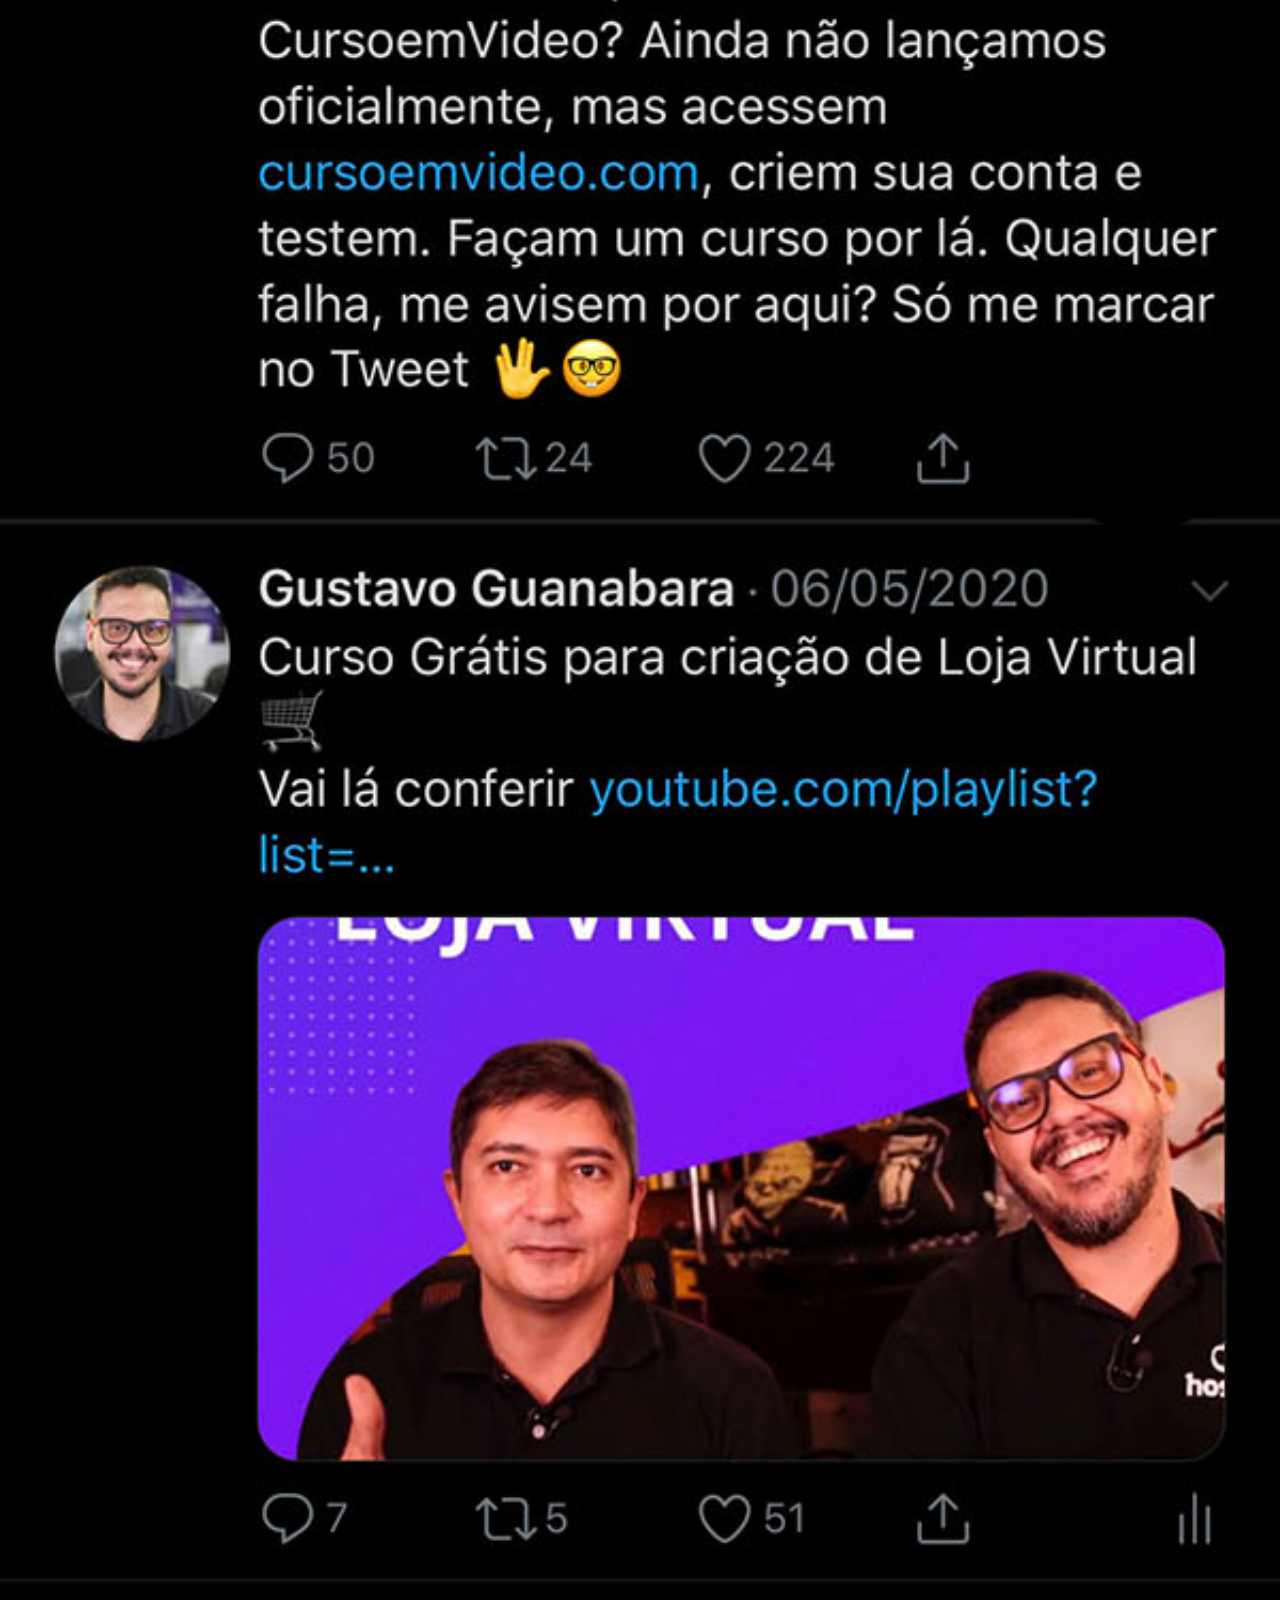
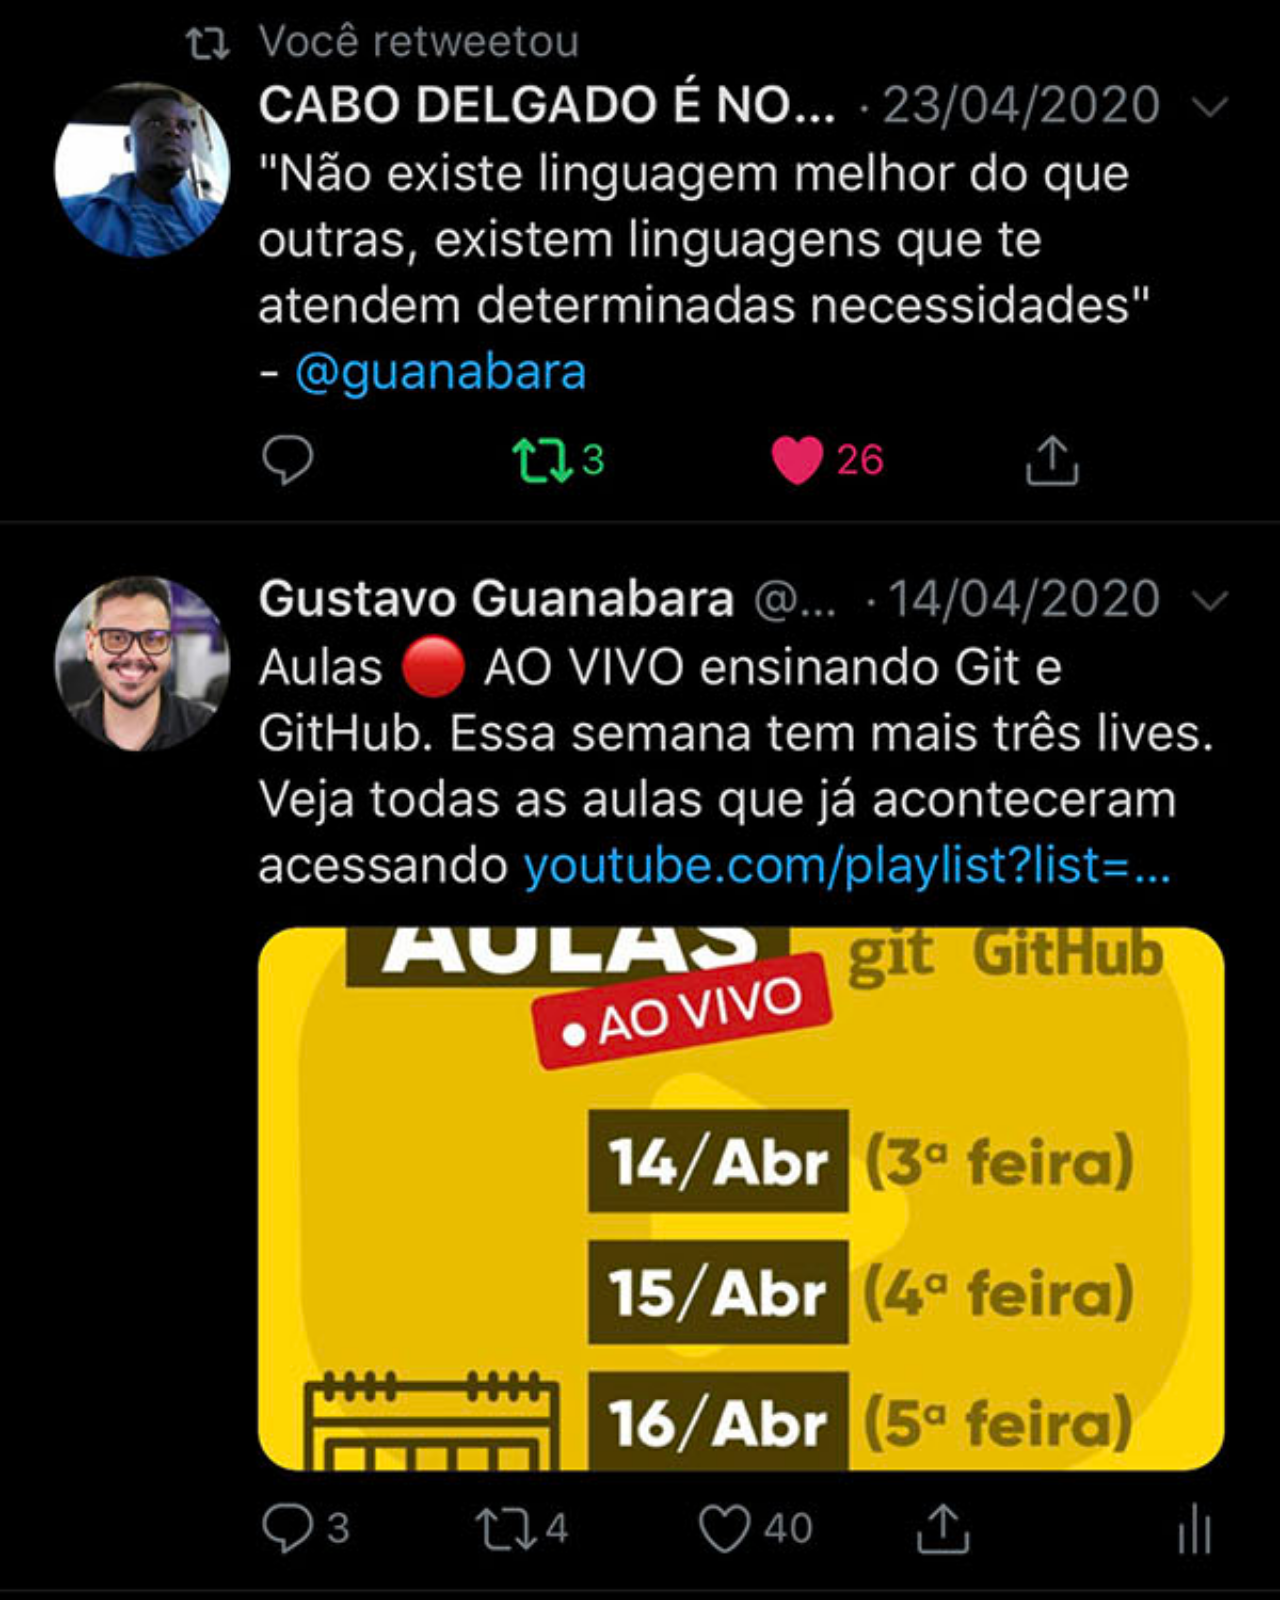
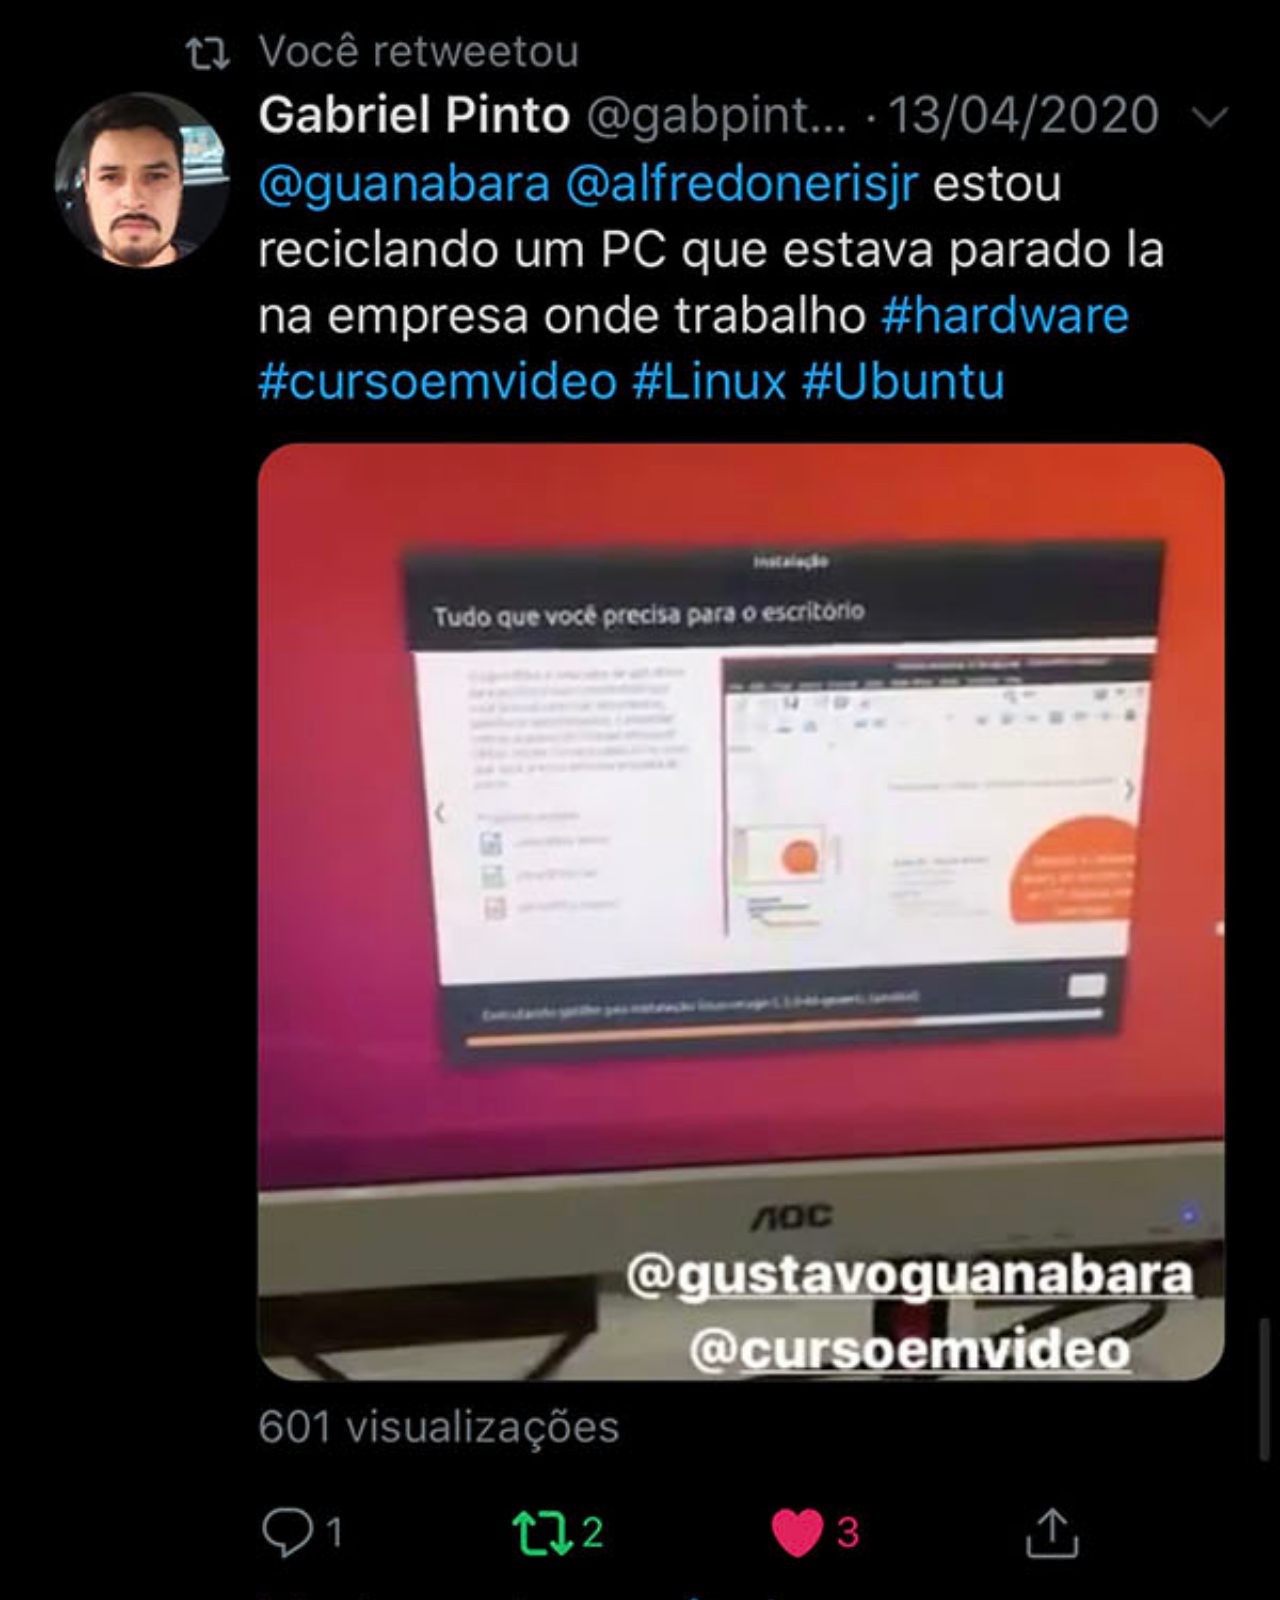
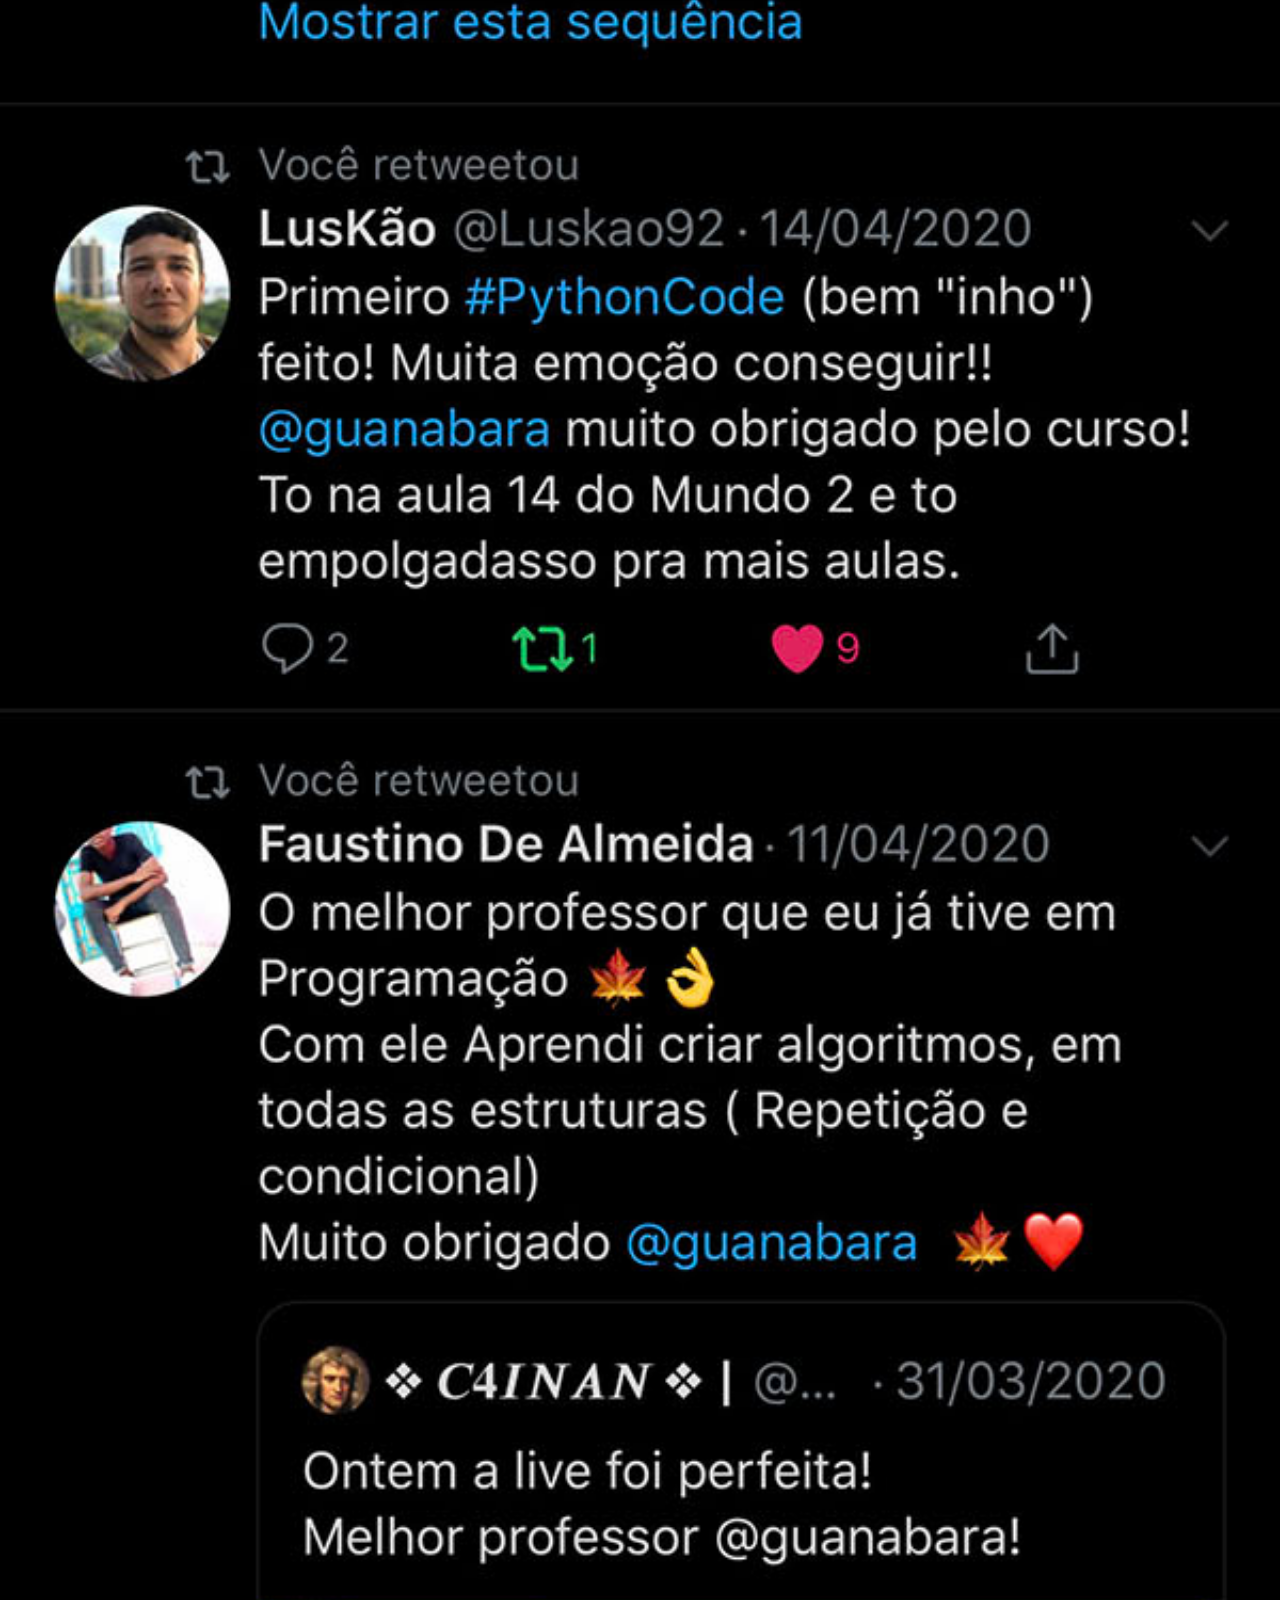
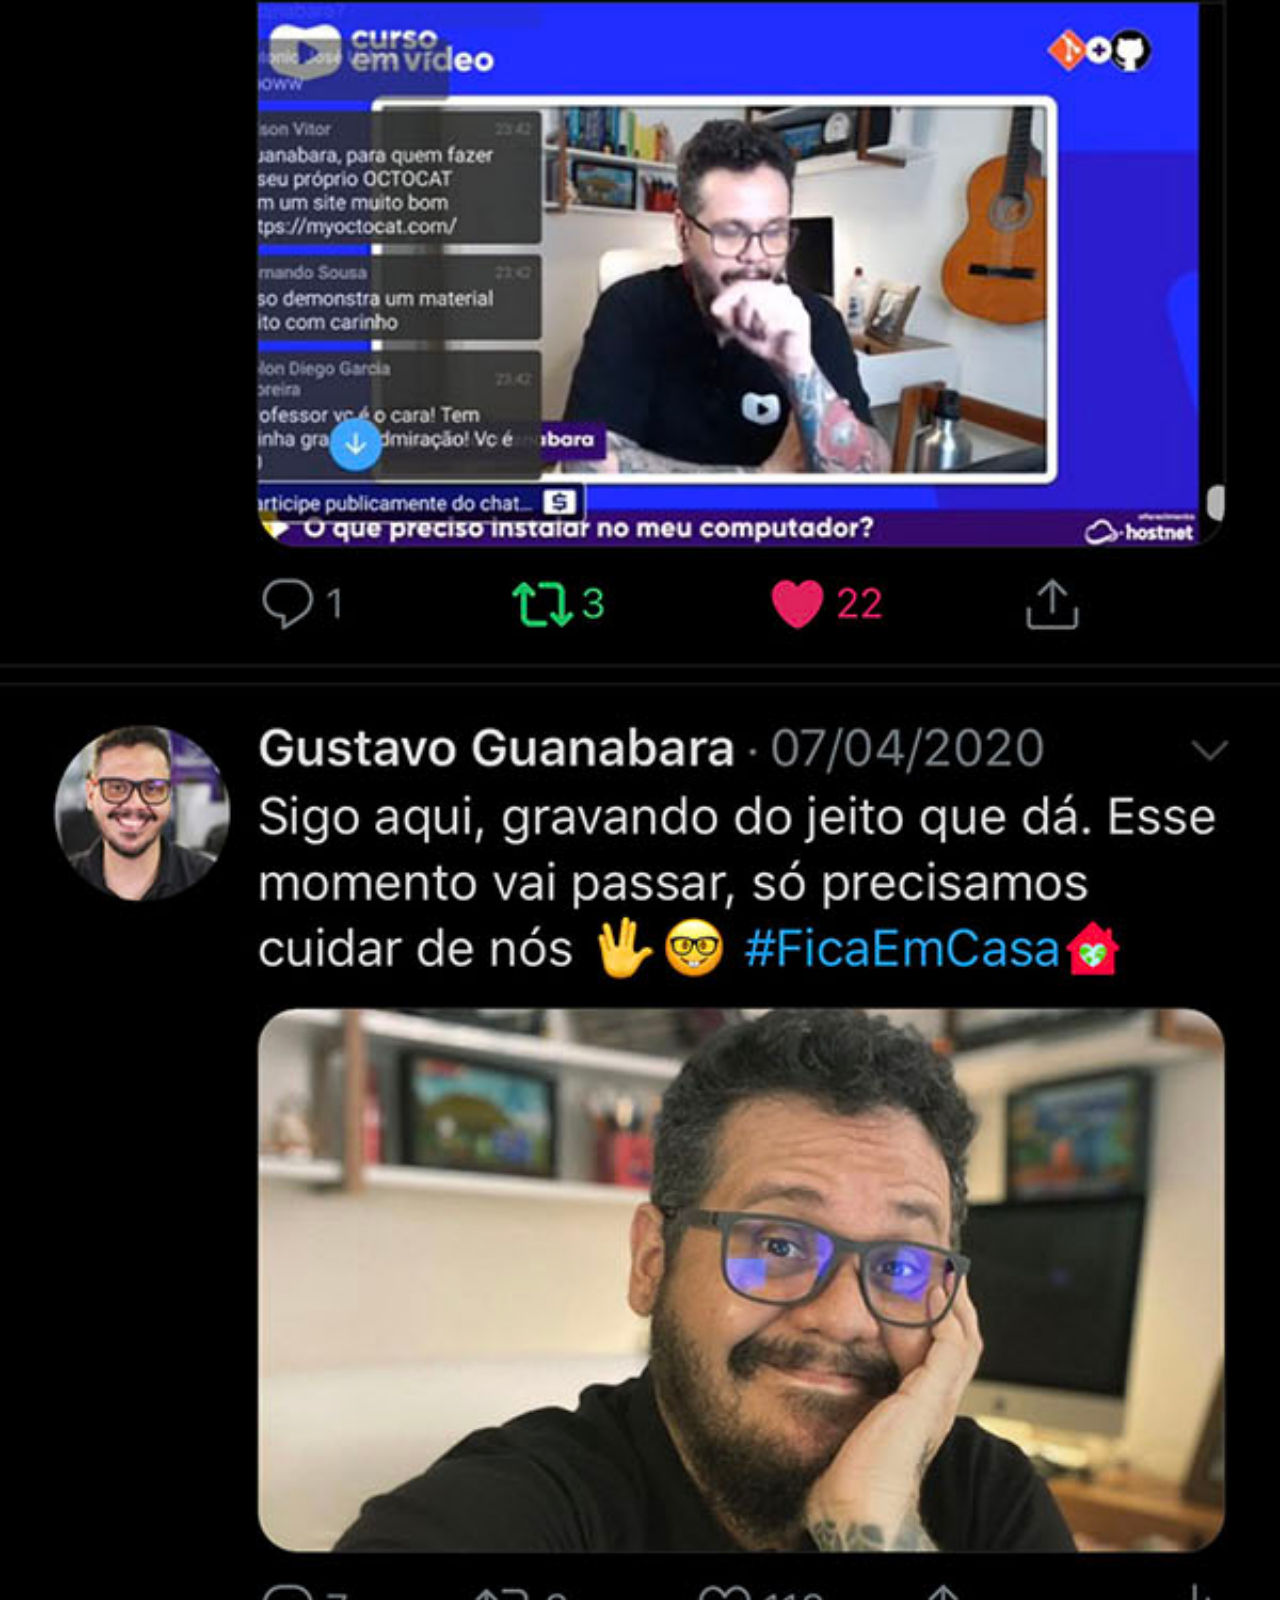
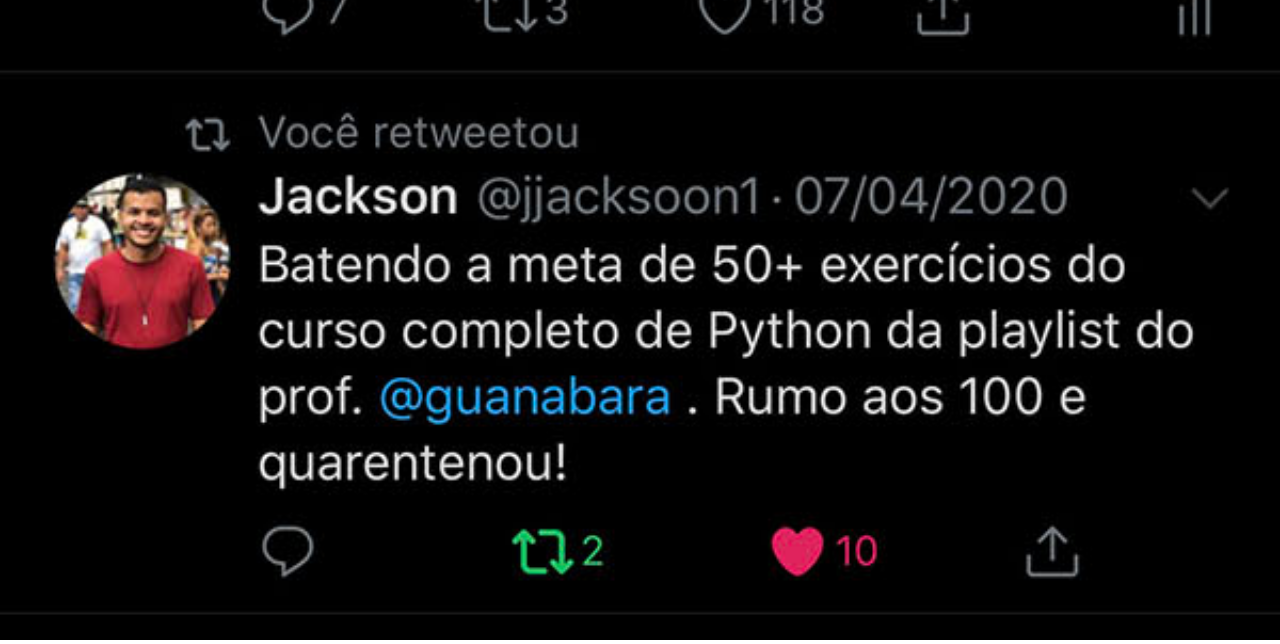
<file: pagtw.html>
<!DOCTYPE html>
<html lang="pt-br">
<head>
    <meta charset="UTF-8">
    <meta name="viewport" content="width=device-width, initial-scale=1.0">
    <link rel="stylesheet" href="style/sociais.css">
    <title>Twitter</title>
</head>
<body>
    <img src="img/tela-twitter.jpg" alt="twitter">
</body>
</html>
</file>
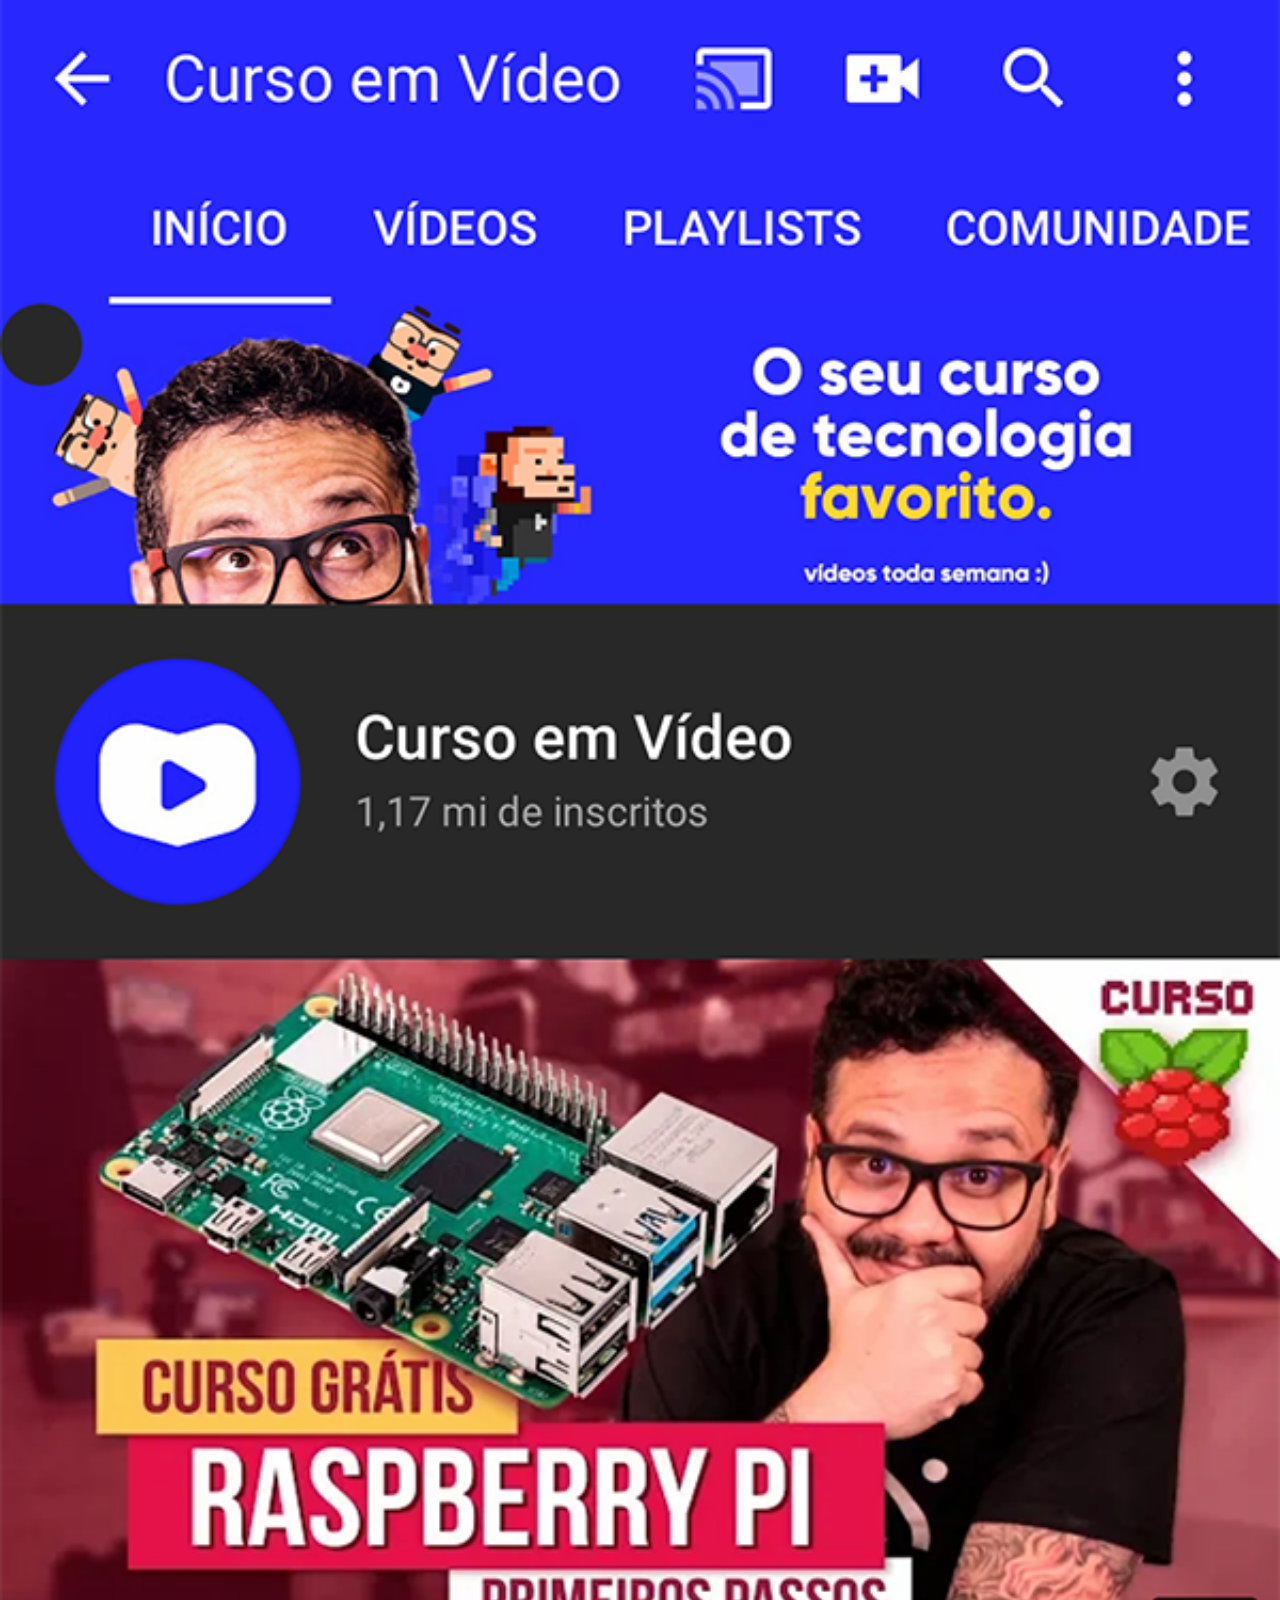
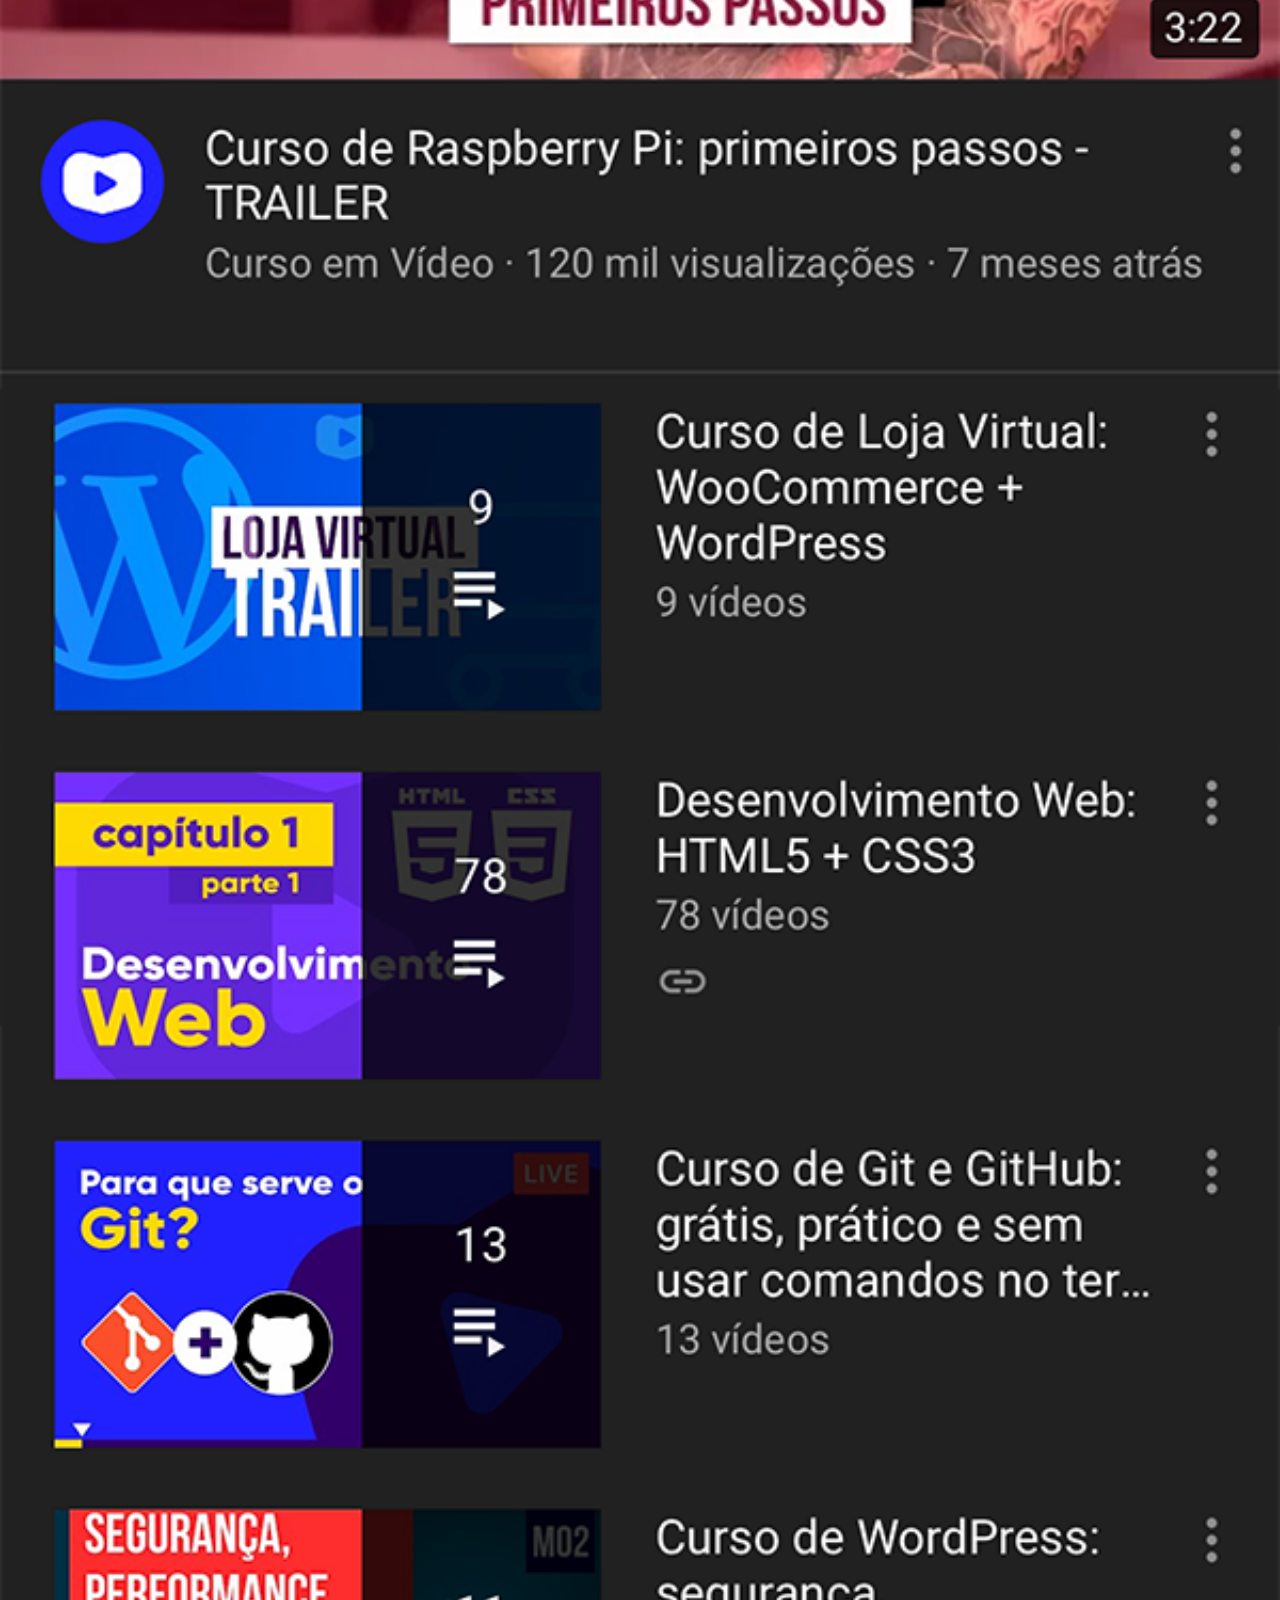
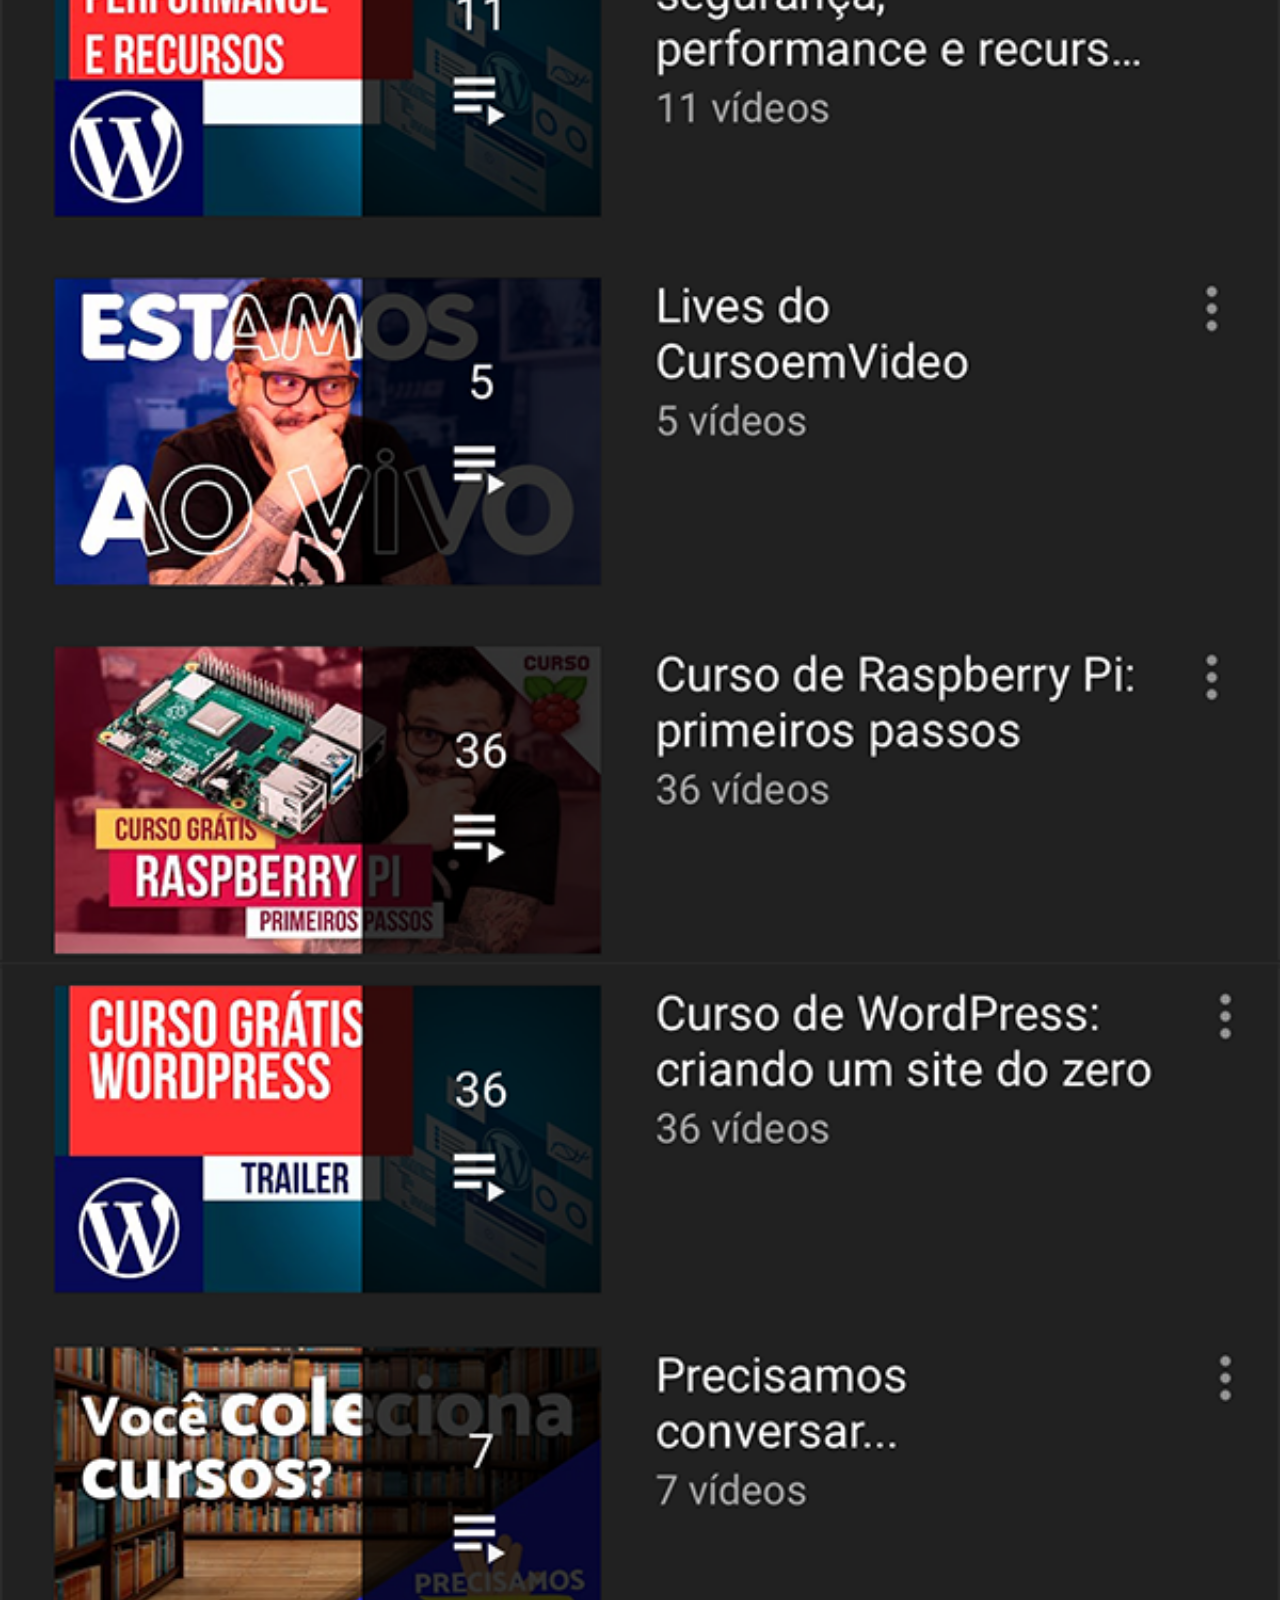
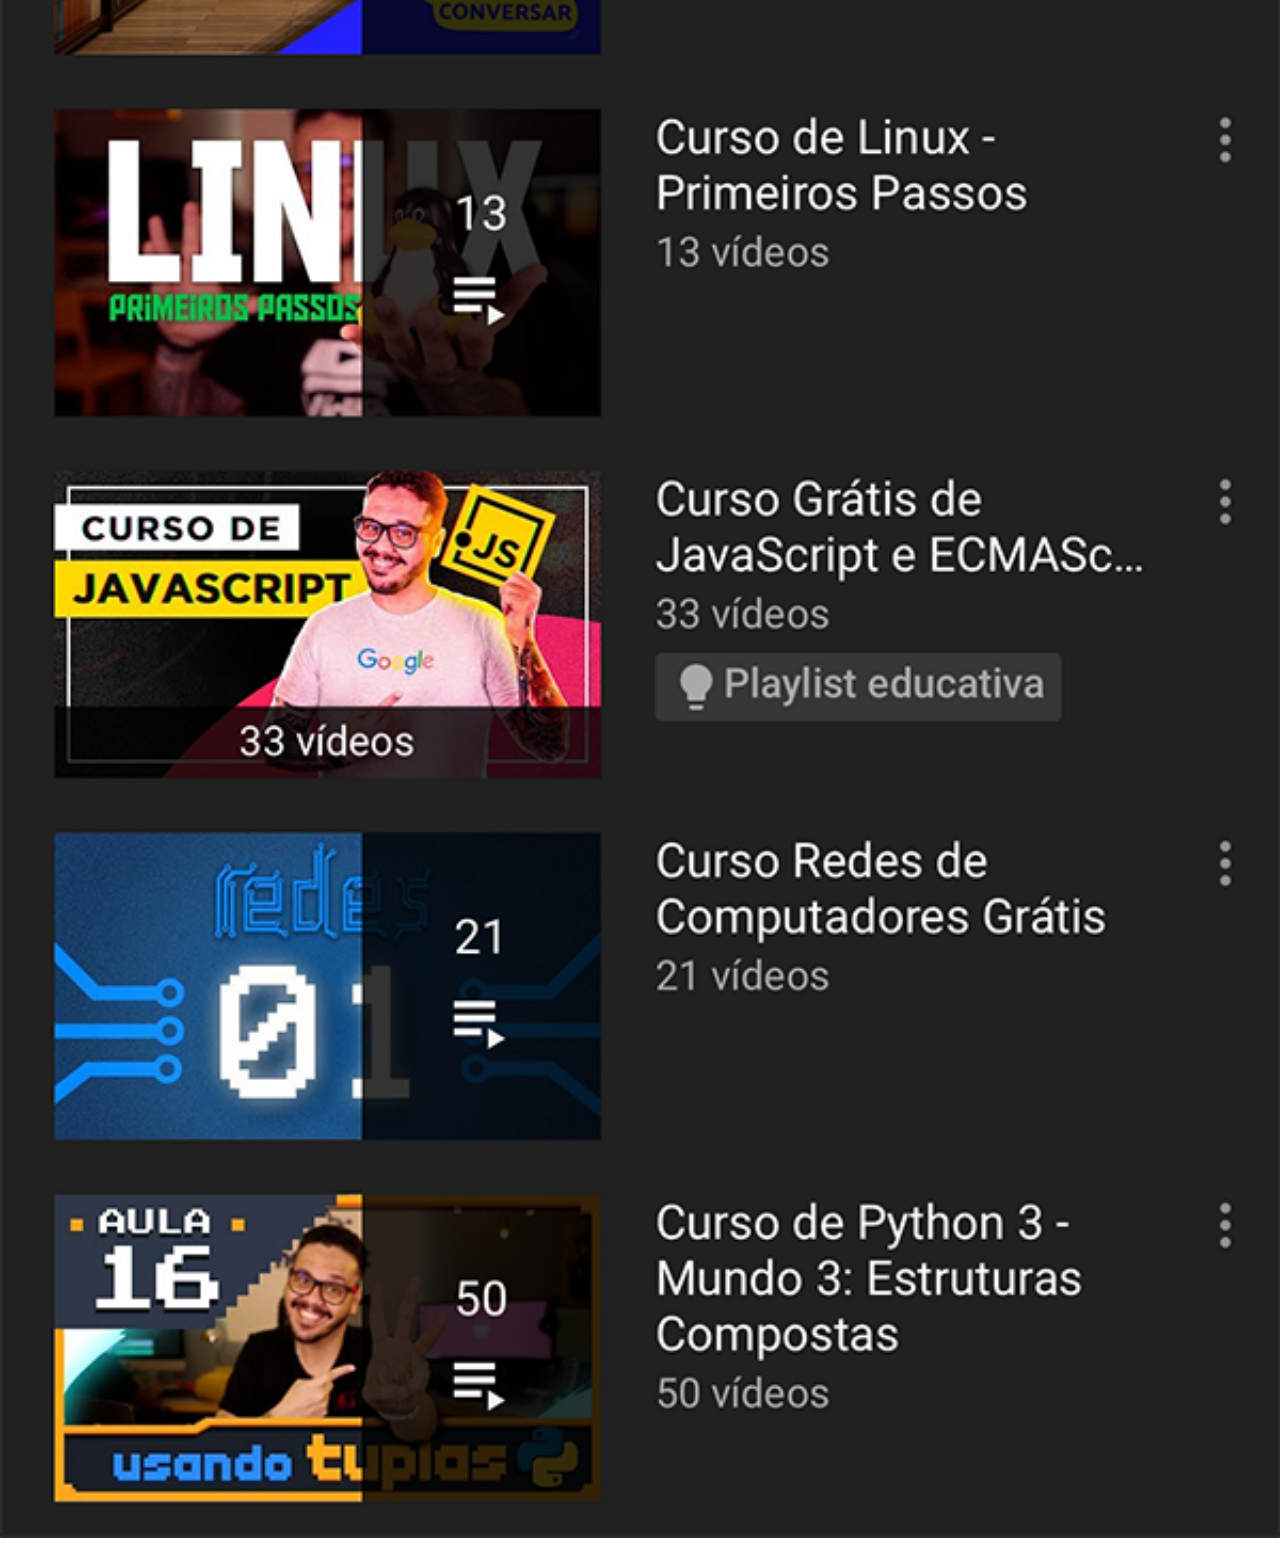
<file: pagyt.html>
<!DOCTYPE html>
<html lang="pt-br">
<head>
    <meta charset="UTF-8">
    <meta name="viewport" content="width=device-width, initial-scale=1.0">
    <link rel="stylesheet" href="style/sociais.css">
    <title>Youtube</title>
</head>
<body>
    <img src="img/tela-youtube.png" alt="Youtube">
</body>
</html>
</file>
<file: style/style.css>
html, body{
    margin: 0;
    padding: 0;
    overflow: hidden;
}
#fundo{
    height: 100vh;
    position: absolute;
    width: 100vw;
}
#iphone{
    position: absolute;
    height: fit-content;
    width: fit-content;
    top: 50%;
    left: 50%;
    transform: translate(-50%, -50%);
}
#iphone-img{
    max-width: 100%;
    height: auto;
}
#iframe{
    position: absolute;
    top: 50%;
    left: 50%;
    transform: translate(-50%, -50%);
    height: 75%;
    width: 86.2%;
}
#botoes{
    top: 30px;
    position: absolute;
    display: flex;
    flex-flow: column;
    justify-content: space-between;
    height: 60%;
    width: 10%;
    right: 0px;
}
.botao{
    position: fixed;
    right: 20px;
    width: 50px;
    border-radius: 50%;
    transition: all .5s;
    box-shadow: 3px 3px 3px rgba(0, 0, 0, 0.697);
}
.botao:hover{
    border: 1px solid white;
    transform: translate(-25%,-25%);
}
</file>
<file: style/sociais.css>
html,body:not(.homepage){
    margin: 0;
    padding: 0;
    overflow-y: scroll;
    overflow-x: hidden;
    scrollbar-width: none;
}
.homepage{
    margin: 0;
    padding: 0;
    width: 100%;
    height: 100%;
    overflow: hidden;
}
img{
    width: 100%;
    height: 100%;
}
</file>
